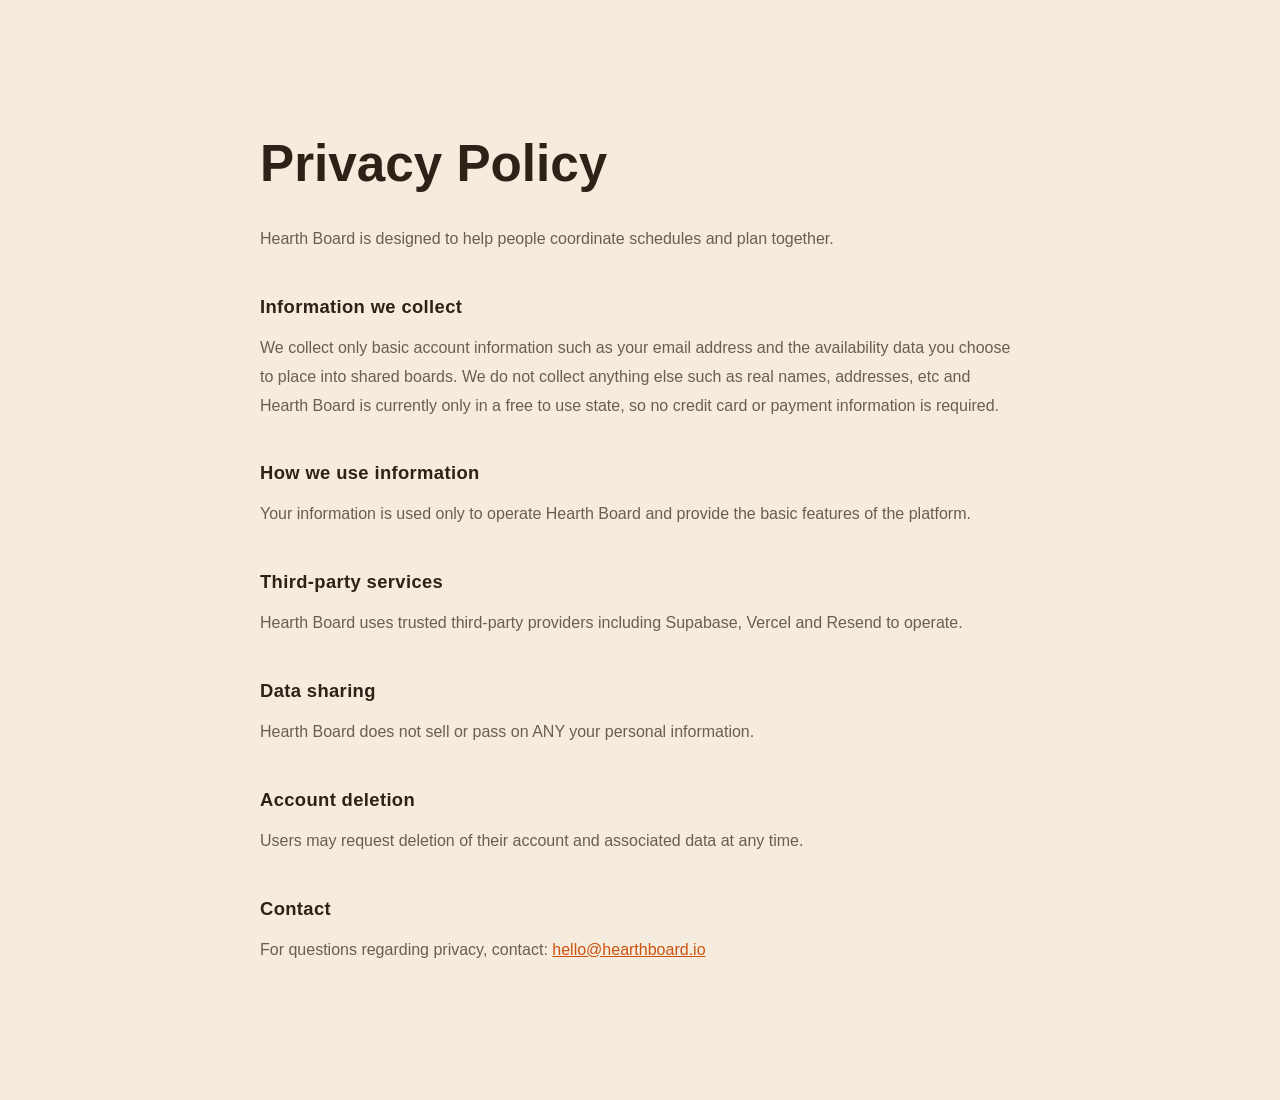
<file: privacy.html>
<!DOCTYPE html>
<html lang="en">
<head>
  <meta charset="UTF-8" />
  <meta name="viewport" content="width=device-width, initial-scale=1.0" />
  <title>Privacy Policy • Hearth Board</title>

  <link rel="stylesheet" href="/styles.css" />
</head>

<body class="legal-page" style="visibility: visible;">

  <main class="legal-wrap">
    <h1>Privacy Policy</h1>

    <p>
      Hearth Board is designed to help people coordinate schedules and plan together.
    </p>

    <h2>Information we collect</h2>

    <p>
      We collect only basic account information such as your email address and the availability data you choose to place into shared boards. We do not collect anything else such as real names, addresses, etc and Hearth Board is currently only in a free to use state, so no credit card or payment information is required.
    </p>

    <h2>How we use information</h2>

    <p>
      Your information is used only to operate Hearth Board and provide the basic features of the platform.
    </p>

    <h2>Third-party services</h2>

    <p>
      Hearth Board uses trusted third-party providers including Supabase, Vercel and Resend to operate.
    </p>

    <h2>Data sharing</h2>

    <p>
      Hearth Board does not sell or pass on ANY your personal information.
    </p>

    <h2>Account deletion</h2>

    <p>
      Users may request deletion of their account and associated data at any time.
    </p>

    <h2>Contact</h2>

    <p>
      For questions regarding privacy, contact:
      <a href="mailto:hello@hearthboard.io">hello@hearthboard.io</a>
    </p>

  </main>

</body>
</html>
</file>
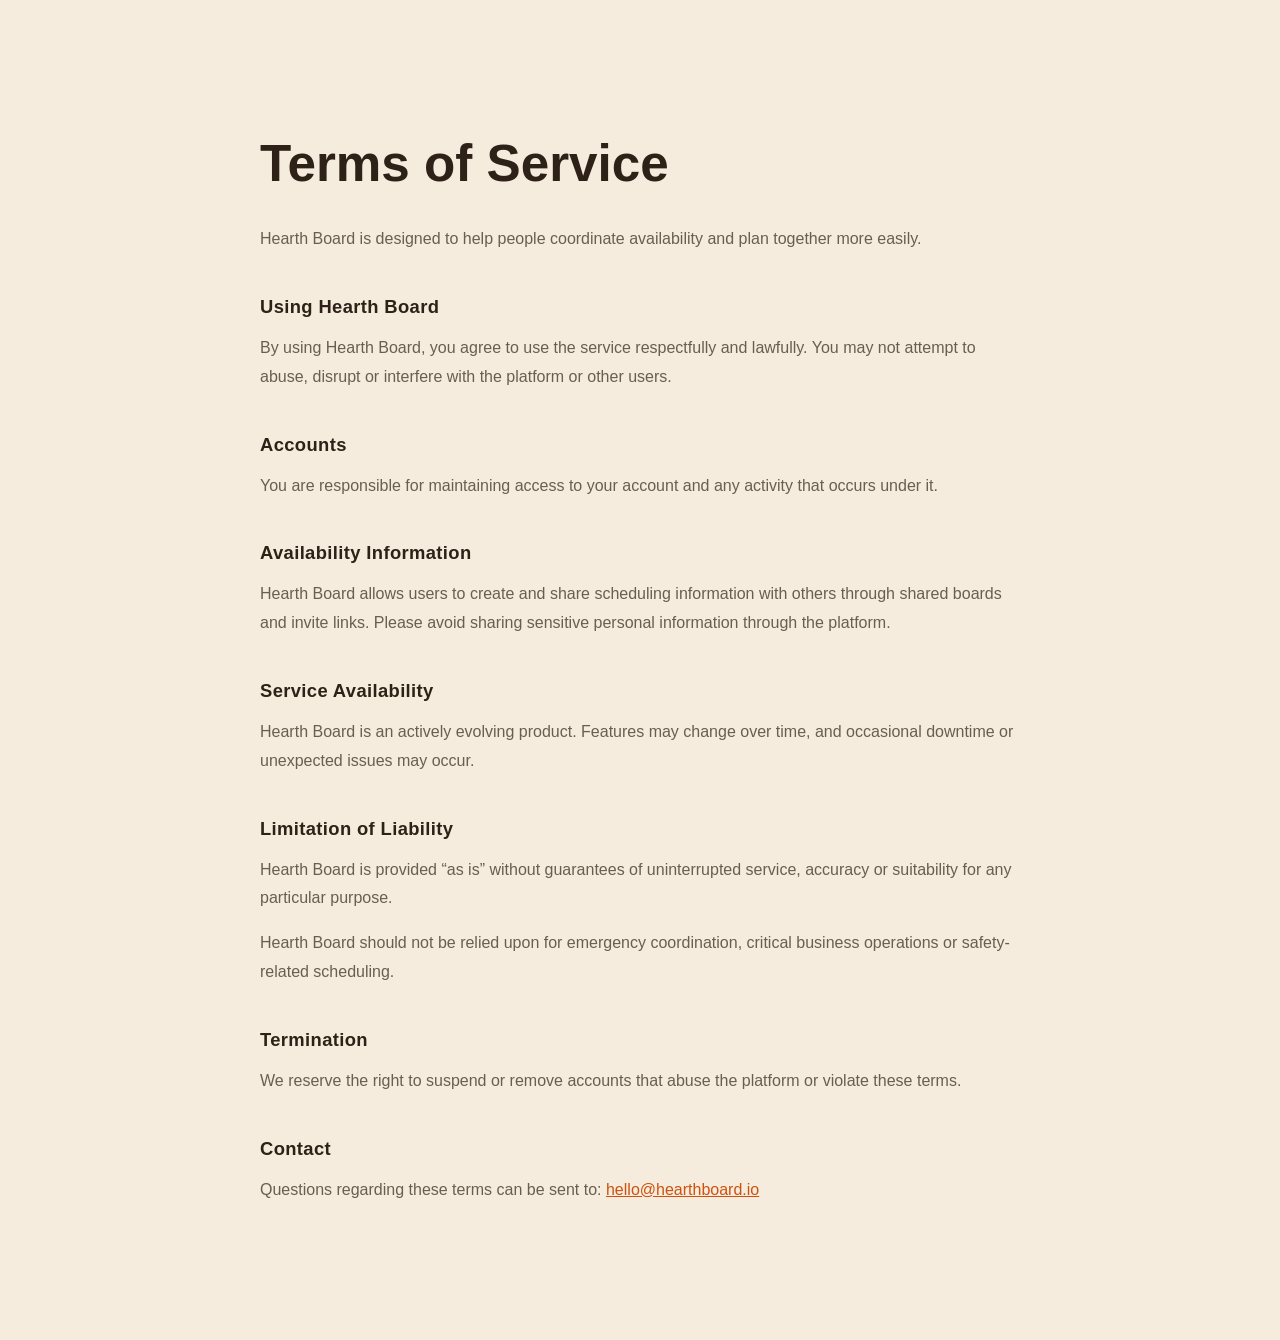
<file: terms.html>
<!DOCTYPE html>
<html lang="en">
<head>
  <meta charset="UTF-8" />
  <meta name="viewport" content="width=device-width, initial-scale=1.0" />
  <title>Terms of Service • Hearth Board</title>

  <link rel="stylesheet" href="/styles.css" />
</head>

<body class="legal-page" style="visibility: visible;">

  <main class="legal-wrap">
    <h1>Terms of Service</h1>

    <p>
      Hearth Board is designed to help people coordinate availability and plan together more easily.
    </p>

    <h2>Using Hearth Board</h2>

    <p>
      By using Hearth Board, you agree to use the service respectfully and lawfully.
      You may not attempt to abuse, disrupt or interfere with the platform or other users.
    </p>

    <h2>Accounts</h2>

    <p>
      You are responsible for maintaining access to your account and any activity that occurs under it.
    </p>

    <h2>Availability Information</h2>

    <p>
      Hearth Board allows users to create and share scheduling information with others through shared boards and invite links.
      Please avoid sharing sensitive personal information through the platform.
    </p>

    <h2>Service Availability</h2>

    <p>
      Hearth Board is an actively evolving product. Features may change over time, and occasional downtime or unexpected issues may occur.
    </p>

    <h2>Limitation of Liability</h2>

    <p>
      Hearth Board is provided “as is” without guarantees of uninterrupted service, accuracy or suitability for any particular purpose.
    </p>

    <p>
      Hearth Board should not be relied upon for emergency coordination, critical business operations or safety-related scheduling.
    </p>

    <h2>Termination</h2>

    <p>
      We reserve the right to suspend or remove accounts that abuse the platform or violate these terms.
    </p>

    <h2>Contact</h2>

    <p>
      Questions regarding these terms can be sent to:
      <a href="mailto:hello@hearthboard.io">hello@hearthboard.io</a>
    </p>

  </main>

</body>
</html>
</file>
<file: styles.css>
html, body {
      height: 100%;
      min-height: 100dvh;
      margin: 0;
      padding: 0;
      background: var(--landing-bg);
    }

html {
  scrollbar-color: rgba(181, 145, 58, 0.28) var(--landing-bg);
}

::-webkit-scrollbar {
  width: 12px;
}

::-webkit-scrollbar-track {
  background: var(--landing-bg);
}

::-webkit-scrollbar-thumb {
  background: rgba(181, 145, 58, 0.28);
  border-radius: 999px;
  border: 3px solid var(--landing-bg);
}

::-webkit-scrollbar-thumb:hover {
  background: rgba(181, 145, 58, 0.42);
}

body {
  font-family: "Inter", -apple-system, BlinkMacSystemFont, "Segoe UI", sans-serif;
  margin: 0;
  background:
    radial-gradient(
      circle at 20% 20%,
      rgba(255, 215, 0, 0.08),
      transparent 40%
    ),
    radial-gradient(
      circle at 80% 30%,
      rgba(204, 82, 16, 0.06),
      transparent 40%
    ),
    linear-gradient(180deg, #fbf8f4, #f1ebe3);
  min-height: 100dvh;
  visibility: hidden;
}

body.account-view #dash-topbar {
  display: none !important;
}

#landing-bg {
  position: fixed;
  inset: 0;
  z-index: 0;
  pointer-events: none;
  background: #F6ECDD;
  background-image: none !important;
  filter: none !important;
  opacity: 1;
}

#profile-setup,
#dashboard,
#route-error,
#create-board,
#calendar-topbar,
#calendar,
#calendar-side{
  position: relative;
  z-index: 1;
}

/* =========================
   PROFILE SETUP
   ========================= */

.profile-setup {
  padding: 20px;
}

.profile-card {
  max-width: 520px;
  margin: 60px auto;
  padding: 18px;
  box-sizing: border-box;

  background: rgba(248, 245, 239, 0.96);
  border: 1px solid rgba(126, 104, 82, 0.14);
  border-radius: 18px;
  box-shadow: 0 18px 50px rgba(96, 72, 48, 0.14);
  backdrop-filter: blur(12px);
}

.profile-title {
  font-weight: 800;
  font-size: 20px;
  color: #2f241a;
}

.profile-subtitle {
  margin-top: 6px;
  font-size: 13px;
  color: #6b5c4f;
  opacity: 0.8;
}

.profile-field {
  margin-top: 18px;
}

.profile-label {
  display: block;
  font-weight: 600;
  margin-bottom: 6px;
  color: #3a2f25;
}

.profile-input {
  width: 100%;
  padding: 12px;
  border-radius: 12px;
  border: 1px solid rgba(126, 104, 82, 0.18);
  background: rgba(255, 255, 255, 0.92);
  box-sizing: border-box;
  font-family: inherit;
}

/* match your input focus style */
.profile-input:focus {
  outline: none;
  border-color: rgba(204, 82, 16, 0.32);
  box-shadow: 0 0 0 3px rgba(204, 82, 16, 0.10);
}

.profile-submit-btn {
  margin-top: 18px;
  width: 100%;
  height: 46px;
  border-radius: 12px;
  border: 1px solid rgba(126, 104, 82, 0.18);
  background: rgba(252, 248, 242, 0.92);
  color: #2f241b;
  font-weight: 700;
  box-shadow: 0 2px 8px rgba(96, 72, 48, 0.08);
  transition:
    transform 120ms ease,
    box-shadow 120ms ease,
    background 120ms ease,
    border-color 120ms ease;
}

.profile-submit-btn:hover {
  background: rgba(253, 249, 244, 1);
  transform: translateY(-1px);
  box-shadow: 0 8px 18px rgba(96, 72, 48, 0.10);
}

.profile-submit-btn:active {
  transform: translateY(0) scale(0.98);
  box-shadow: 0 2px 8px rgba(96, 72, 48, 0.08);
}

.profile-submit-btn:focus-visible {
  outline: none;
  box-shadow:
    0 0 0 3px rgba(204, 82, 16, 0.12),
    0 8px 18px rgba(96, 72, 48, 0.10);
}

body.logged-in #landing-bg{
 opacity:0;
 animation: none;
}

body.logged-in #landing-bg::after{
  opacity: 0;
}

#calendar {
  margin: 10px 0 20px;
  overflow-x: auto;
  display: block;
  min-height: 200px;
  padding: 0 20px;
}

.calendar-fade {
  position: relative;
}

.calendar-fade::after {
  content: "";
  position: absolute;
  top: 0;
  right: 0;
  width: 72px;
  height: 100%;
  pointer-events: none;
  z-index: 5;

  background: linear-gradient(
    to right,
    rgba(247, 244, 236, 0) 0%,
    rgba(247, 244, 236, 0.65) 45%,
    rgba(247, 244, 236, 0.95) 100%
  );
}

.calendar-fade:has(.whole-day-wrap)::after {
  display: none;
}

.calendar-meta-stack {
  display: flex;
  flex-direction: column;
  align-items: flex-start;
  line-height: 1.1;
}

.calendar-meta-line{
  color: #6b5c4f;
  font-size: 15px;
  margin-top: 2px;
}

.calendar-meta-main {
  white-space: nowrap;
}

.calendar-meta-subtext {
  font-size: 11px;
  opacity: 0.6;
  margin-top: 2px;
  white-space: nowrap;
}

.calendar-topbar-right{
  display: flex;
  flex-direction: column;
  align-items: flex-end;
  gap: 6px;
  text-align: right;
  margin-right: 30px;
}

#calendar-title-wrap{
  flex: 1;
  justify-content: center;
  align-items: center;
}

#calendar-title{
  font-size: 24px;
  font-weight: 700;
  letter-spacing: 0.1em;
  color: #2f241b;
  padding-top: 24px;
  padding-left: 24px;
}

#calendar-title::after {
  content: "";
  display: block;
  width: 16px;
  height: 3px;
  border-radius: 2px;
  background: linear-gradient(90deg, #e58a1f, #f3b24a);
  opacity: 0.9;
}

.calendar-topbar{
  width: 100%;
  margin-top: 0;
  padding: 14px 20px 0;
  display: flex;
  justify-content: space-between;
  align-items: flex-start;
  gap: 16px;
  box-sizing: border-box;
}

.calendar-topbar-left {
  display: flex;
  flex-direction: row;
  align-items: flex-start;
  gap: 10px;
}

.calendar-topbar-left-group {
  height: 100%;
  display: flex;
  flex-direction: column;
}

/* =========================
   CALENDAR LOADING STATE
   ========================= */

.calendar-loading {
  position: fixed;
  inset: 0;
  z-index: 25000;

  display: none;
  align-items: center;
  justify-content: center;

  background:
    linear-gradient(
      180deg,
      rgba(251, 248, 244, 0.58),
      rgba(241, 235, 227, 0.64)
    );
  backdrop-filter: blur(18px);
  -webkit-backdrop-filter: blur(18px);
}

.calendar-loading__inner {
  text-align: center;
  display: flex;
  flex-direction: column;
  align-items: center;
  gap: 10px;
  padding: 20px 24px;
}

.calendar-loading__spinner {
  width: 34px;
  height: 34px;
}

.calendar-loading__title {
  font-size: 18px;
  font-weight: 700;
  color: #2f241a;
  letter-spacing: -0.01em;
}

.calendar-loading__subtext {
  font-size: 12px;
  color: #6b5c4f;
  opacity: 0.78;
}

.calendar-loading {
  opacity: 0;
  transition: opacity 180ms ease;
}

.calendar-loading.is-visible {
  opacity: 1;
}

.pending-requests-mobile-bar {
  display: none;
}

.pending-requests-side-card {
  margin: 24px;
  padding: 10px;
  border-radius: 6px;
  border-color: rgba(229, 138, 31, 0.35);
  background: rgba(229, 138, 31, 0.88);
  backdrop-filter: blur(8px);
  -webkit-backdrop-filter: blur(8px);

  box-shadow:
    0 6px 24px rgba(229, 138, 31, 0.22),
    0 0 12px rgba(229, 138, 31, 0.12);

  animation: pendingRequestsPopIn 0.55s cubic-bezier(0.2, 1.4, 0.35, 1) 1s both;
  transform-origin: center;
}

@keyframes pendingRequestsPopIn {
  0% {
    opacity: 0;
    transform: scale(0.82) translateY(-8px);
  }

  65% {
    opacity: 1;
    transform: scale(1.04) translateY(0);
  }

  100% {
    opacity: 1;
    transform: scale(1);
  }
}

.pending-requests-side-card[hidden],
.pending-requests-mobile-bar[hidden] {
  display: none !important;
}

.pending-requests-side-card button {
  margin-top: 10px;
  width: 100%;
}

.request-row {
  display: flex;
  justify-content: space-between;
  align-items: center;
  padding: 10px 0;
  border-bottom: 1px solid rgba(0,0,0,0.08);
  gap: 14px;
  min-width: 0;
}

.request-email {
  font-weight: 600;
  flex: 1;
  min-width: 0;
  overflow: hidden;
  text-overflow: ellipsis;
  white-space: nowrap;
}

.request-actions {
  display: flex;
  flex-direction: row;
  flex-shrink: 0;
}

.request-actions button {
  margin-left: 8px;
  padding: 6px 10px;
  border-radius: 8px;
  border: none;
  cursor: pointer;
}

.approve-btn {
  background: #22c55e;
  color: white;
}

.deny-btn {
  background: #ef4444;
  color: white;
}

.block-btn {
  background: #7f1d1d;
  color: white;
}

/* =========================
   MOBILE VIEW TIP
   ========================= */

.mobile-view-tip {
  position: fixed;
  inset: 0;
  z-index: 9999;
  pointer-events: none;
  background: rgba(0, 0, 0, 0.15);
  backdrop-filter: blur(2px);
  -webkit-backdrop-filter: blur(6px);
}

/* Card */
.mobile-view-tip__card {
  position: absolute;
  width: 200px;
  max-width: 90vw;

  pointer-events: auto;

  padding: 10px 8px;
  border-radius: 16px;

  background:
    linear-gradient(180deg, rgba(255, 247, 237, 0.80), rgba(248, 232, 214, 0.70));

  box-shadow:
    0 10px 30px rgba(0,0,0,0.18),
    inset 0 1px 0 rgba(255,255,255,0.2);

  backdrop-filter: blur(4px);
}

/* Arrow pointing to header */
.mobile-view-tip__arrow {
  position: absolute;
  width: 14px;
  height: 14px;

  background: rgba(248, 232, 214, 0.98);

  transform: rotate(45deg);

  box-shadow:
    -2px -2px 6px rgba(0,0,0,0.08);
}

/* Close button */
.mobile-view-tip__close {
  position: absolute;
  top: 6px;
  right: 8px;

  border: none;
  background: transparent;
  font-size: 18px;
  cursor: pointer;
  color: #9a3412;
}

/* Text styles */
.mobile-view-tip__eyebrow {
  font-size: 11px;
  text-transform: uppercase;
  letter-spacing: 0.06em;
  opacity: 0.7;
  margin-bottom: 2px;
}

.mobile-view-tip__title {
  font-size: 14px;
  font-weight: 600;
  margin-bottom: 8px;
}

.mobile-view-tip__text {
  font-size: 12px;
  opacity: 0.8;
  margin-top: 6px;
}

/* Video */
.mobile-view-tip__media {
  width: 100%;
  border-radius: 10px;
  overflow: hidden;
  background: #000;
}

.mobile-view-tip__video {
  width: 100%;
  display: block;
}

.whole-day-wrap.inspect-column-mode .whole-day-month-card {
  opacity: 1;
}

/* Dim only the active month's non-selected cells */
.whole-day-wrap.inspect-column-mode .whole-day-month-card.inspect-month-active .whole-day-cell[data-weekday] {
  opacity: 0.35;
  transition:
    opacity 180ms ease,
    background 180ms ease,
    box-shadow 180ms ease,
    border-color 180ms ease,
    transform 180ms ease;
}

/* Selected whole-day cells need the same border treatment as normal inspect mode */
.whole-day-wrap.inspect-column-mode .whole-day-month-card.inspect-month-active .whole-day-cell.inspect-column-cell {
  position: relative;
  z-index: 1;
  opacity: 1;
  background:
    linear-gradient(180deg, rgba(255, 248, 240, 0.98), rgba(248, 236, 220, 0.98)) !important;
}

/* Draw the inspect border ABOVE the cell background */
.whole-day-wrap.inspect-column-mode .whole-day-month-card.inspect-month-active .whole-day-cell.inspect-column-cell::after {
  content: "";
  position: absolute;
  inset: 0;
  pointer-events: none;
  z-index: 2;

  box-shadow:
    inset 1px 0 0 rgba(229, 138, 31, 0.9),
    inset -1px 0 0 rgba(229, 138, 31, 0.9);
}

/* Gold cells in inspect mode stay gold, same as normal calendar */
.whole-day-wrap.inspect-column-mode .whole-day-month-card.inspect-month-active .whole-day-cell.inspect-column-cell.gold-cell,
.whole-day-wrap.inspect-column-mode .whole-day-month-card.inspect-month-active .whole-day-cell.gold-cell.inspect-column-cell {
  background: linear-gradient(
    145deg,
    rgba(247, 216, 74, 0.82) 0%,
    rgba(237, 188, 52, 0.82) 58%,
    rgba(216, 146, 30, 0.82) 100%
  ) !important;
  filter: none !important;
}

/* Active month weekday headers dim slightly */
.whole-day-wrap.inspect-column-mode .whole-day-month-card.inspect-month-active .whole-day-weekday {
  opacity: 0.55;
  transition:
    opacity 180ms ease,
    color 180ms ease,
    text-shadow 180ms ease,
    background 180ms ease,
    box-shadow 180ms ease;
}

/* Active header matches normal calendar inspect header */
.whole-day-wrap.inspect-column-mode .whole-day-month-card.inspect-month-active .whole-day-weekday.inspect-column-active {
  position: relative;
  z-index: 2;
  opacity: 1;
  color: #e58a1f;
  background:
    linear-gradient(
      180deg,
      rgba(255, 247, 237, 0.98),
      rgba(248, 232, 214, 0.98)
    );
  text-shadow:
    0 1px 0 rgba(255,255,255,0.5),
    0 0 6px rgba(243, 178, 74, 0.25);
}

/* Header border overlay, same strength as normal calendar */
.whole-day-wrap.inspect-column-mode .whole-day-month-card.inspect-month-active .whole-day-weekday.inspect-column-active::after {
  content: "";
  position: absolute;
  inset: 0;
  pointer-events: none;
  z-index: 2;

  box-shadow:
    inset 1px 0 0 rgba(229, 138, 31, 0.9),
    inset -1px 0 0 rgba(229, 138, 31, 0.9),
    inset 0 1px 0 rgba(229, 138, 31, 0.9);
}

/* Bottom of selected column — closes the open bottom edge */
.whole-day-wrap.inspect-column-mode .whole-day-month-card.inspect-month-active .whole-day-grid > .whole-day-cell.inspect-column-cell:last-child::after,
.whole-day-wrap.inspect-column-mode .whole-day-month-card.inspect-month-active .whole-day-grid > .whole-day-cell.inspect-column-cell:nth-last-child(1)::after,
.whole-day-wrap.inspect-column-mode .whole-day-month-card.inspect-month-active .whole-day-grid > .whole-day-cell.inspect-column-cell:nth-last-child(2)::after,
.whole-day-wrap.inspect-column-mode .whole-day-month-card.inspect-month-active .whole-day-grid > .whole-day-cell.inspect-column-cell:nth-last-child(3)::after,
.whole-day-wrap.inspect-column-mode .whole-day-month-card.inspect-month-active .whole-day-grid > .whole-day-cell.inspect-column-cell:nth-last-child(4)::after,
.whole-day-wrap.inspect-column-mode .whole-day-month-card.inspect-month-active .whole-day-grid > .whole-day-cell.inspect-column-cell:nth-last-child(5)::after,
.whole-day-wrap.inspect-column-mode .whole-day-month-card.inspect-month-active .whole-day-grid > .whole-day-cell.inspect-column-cell:nth-last-child(6)::after,
.whole-day-wrap.inspect-column-mode .whole-day-month-card.inspect-month-active .whole-day-grid > .whole-day-cell.inspect-column-cell:nth-last-child(7)::after {
  box-shadow:
    inset 1px 0 0 rgba(229, 138, 31, 0.9),
    inset -1px 0 0 rgba(229, 138, 31, 0.9),
    inset 0 -1px 0 rgba(229, 138, 31, 0.9);
}

/* Day numbers in selected cells */
.whole-day-wrap.inspect-column-mode .whole-day-month-card.inspect-month-active .whole-day-cell.inspect-column-cell .whole-day-cell__number {
  color: #e58a1f;
}
/* Button */
.mobile-view-tip__button {
  margin-top: 10px;
  width: 100%;
  border: none;
  border-radius: 10px;
  padding: 8px 10px;

  background: linear-gradient(180deg, #e58a1f, #cc5210);
  color: white;
  font-weight: 600;
  cursor: pointer;
}

/* Slight fade-in */
.mobile-view-tip--visible {
  animation: mobileViewTipFade 220ms ease-out;
}

@keyframes mobileViewTipFade {
  from {
    opacity: 0;
    transform: translateY(6px);
  }
  to {
    opacity: 1;
    transform: translateY(0);
  }
}

.centered-container {
  max-width: 1180px;
  margin: 0;
  padding: 14px 34px;
  text-align: center;
  }    

    .primary-btn {
      padding: 10px 18px;
      font-size: 15px;
      cursor: pointer;
    }

    #rows-container input {
      margin-top: 10px;
    }

    table {
      border-collapse: separate;
      margin: 0;
      display: table;
    }

#availabilityTable { 
 display: table;
 border-collapse: collapse;
 width: max-content;
 min-width: 700px;
}

#availabilityTable th, 
#availabilityTable td {
  border: 1px solid rgba(126, 104, 82, 0.33);
  min-width: 70px;
  height: 50px;
}

/* Keep selected column border visible even on gold cells */
#availabilityTable.inspect-column-mode td.inspect-column-cell {
  position: relative;
  z-index: 1;
}

/* Draw the inspect border ABOVE the cell background */
#availabilityTable.inspect-column-mode td.inspect-column-cell::after {
  content: "";
  position: absolute;
  inset: 0;
  pointer-events: none;
  z-index: 2;

  box-shadow:
    inset 1px 0 0 rgba(229, 138, 31, 0.9),
    inset -1px 0 0 rgba(229, 138, 31, 0.9);
}

/* Top of selected column */
#availabilityTable.inspect-column-mode th.day-header.inspect-column-active {
  position: relative;
  z-index: 2;
}

#availabilityTable.inspect-column-mode th.day-header.inspect-column-active::after {
  content: "";
  position: absolute;
  inset: 0;
  pointer-events: none;
  z-index: 2;

  box-shadow:
    inset 1px 0 0 rgba(229, 138, 31, 0.9),
    inset -1px 0 0 rgba(229, 138, 31, 0.9),
    inset 0 1px 0 rgba(229, 138, 31, 0.9);
}

/* Bottom of selected column */
#availabilityTable.inspect-column-mode tr:last-child td.inspect-column-cell::after {
  box-shadow:
    inset 1px 0 0 rgba(229, 138, 31, 0.9),
    inset -1px 0 0 rgba(229, 138, 31, 0.9),
    inset 0 -1px 0 rgba(229, 138, 31, 0.9);
}

/* Gold cells in inspect mode: keep them gold, just soften slightly */
#availabilityTable.inspect-column-mode td.gold-cell.inspect-column-cell,
#availabilityTable.inspect-column-mode td.inspect-column-cell.gold-cell {
  background: linear-gradient(
    145deg,
    rgba(247, 216, 74, 0.82) 0%,
    rgba(237, 188, 52, 0.82) 58%,
    rgba(216, 146, 30, 0.82) 100%
  ) !important;
  filter: none !important;
}




/* Alternate day columns (warmer tone) */
#availabilityTable td:nth-child(odd),
#availabilityTable th:nth-child(odd) {
  background:
    linear-gradient(
      180deg,
      rgba(246, 236, 222, 0.8),
      rgba(236, 222, 204, 0.2)
    );
}

/* Slight vertical separation boost */
#availabilityTable td {
  box-shadow: inset 0 1px 0 rgba(255,255,255,0.35);
}

th, td {
  border: 1px solid rgba(126, 104, 82, 0.26);
  padding: 10px;
}

td > .dot-container {
  width: 100%;
}

th {
  position: sticky;
  top: 0;
  z-index: 5;
  background: linear-gradient(180deg, rgba(252, 249, 244, 0.96), rgba(247, 241, 232, 0.96));
  box-shadow: inset 0 -1px 0 rgba(126, 104, 82, 0.12);
}
    
.day-header {
  font-weight: 700;
  color: #4e3f33;
  letter-spacing: -0.01em;
  cursor: pointer;
  user-select: none;
  -webkit-tap-highlight-color: transparent;
  transition:
    background 180ms ease,
    box-shadow 180ms ease,
    transform 180ms ease,
    color 180ms ease,
    opacity 180ms ease;
}

.day-header:active {
  transform: translateY(1px);
}

.day-header.inspect-column-active {
  color: #e58a1f;
  background:
    linear-gradient(
      180deg,
      rgba(255, 247, 237, 0.98),
      rgba(248, 232, 214, 0.98)
    );

  text-shadow:
    0 1px 0 rgba(255,255,255,0.5),
    0 0 6px rgba(243, 178, 74, 0.25);
}

#availabilityTable.inspect-column-mode th.day-header:not(.inspect-column-active),
#availabilityTable.inspect-column-mode td[data-day][data-time]:not(.inspect-column-cell) {
  opacity: 0.35;
}

#availabilityTable.inspect-column-mode td[data-day][data-time] {
  transition:
    opacity 180ms ease,
    background 180ms ease,
    box-shadow 180ms ease,
    transform 180ms ease,
    border-color 180ms ease;
}

#availabilityTable.inspect-column-mode td.inspect-column-cell {
  opacity: 1;
  background:
    linear-gradient(180deg, rgba(255, 248, 240, 0.98), rgba(248, 236, 220, 0.98)) !important;
}

/* top of the full column */
#availabilityTable.inspect-column-mode th.day-header.inspect-column-active {
  opacity: 1;
  color: #e58a1f;

  background:
    linear-gradient(
      180deg,
      rgba(255, 247, 237, 0.98),
      rgba(248, 232, 214, 0.98)
    );

  box-shadow:
    inset 1px 0 0 rgba(229, 138, 31, 0.65),
    inset -1px 0 0 rgba(229, 138, 31, 0.65),
    inset 0 1px 0 rgba(229, 138, 31, 0.65);

  text-shadow:
    0 1px 0 rgba(255,255,255,0.5),
    0 0 6px rgba(243, 178, 74, 0.25);
}

#availabilityTable.inspect-column-mode td.inspect-column-cell:hover {
  transform: none;
}

#availabilityTable.inspect-column-mode .time-label,
#availabilityTable.inspect-column-mode .calendar-meta-corner {
  opacity: 1;
}

/* Month divider line */
th.day-header.month-break,
td.month-break {
  background: linear-gradient(
    180deg,
    #f3e7d8,
    #ead9c4
  ) !important;

  border-left: 2px solid rgba(126, 104, 82, 0.42) !important;
  box-shadow: inset 0 1px 0 rgba(255,255,255,0.35);
}

th.day-header.month-break {
  background:
    linear-gradient(
      to right,
      rgba(196, 176, 126, 0.20) 0,
      rgba(196, 176, 126, 0.08) 10px,
      transparent 22px
    ),
    linear-gradient(
      180deg,
      rgba(252, 249, 244, 0.96),
      rgba(247, 241, 232, 0.96)
    );
}

td.month-break {
  background:
    linear-gradient(
      to right,
      rgba(196, 176, 126, 0.14) 0,
      rgba(196, 176, 126, 0.05) 10px,
      transparent 20px
    );
}

td.month-break:not(.gold-cell):hover {
  background: linear-gradient(
    180deg,
    #f7ecdf,
    #eddcc7
  ) !important;
  box-shadow:
    inset 0 1px 0 rgba(255,255,255,0.45),
    0 0 0 1px rgba(204, 82, 16, 0.22),
    0 8px 18px rgba(96, 72, 48, 0.12);
}

.monthday {
  font-size: 13px;
  color: #6b5c4f;
  margin-top: -34px;
  display: block;
}
    
.time-label {
  font-weight: 650;
  width: 120px;
  border-right: 1px solid rgba(126, 104, 82, 0.24);
  background: linear-gradient(180deg, rgba(246, 240, 232, 0.98), rgba(240, 232, 222, 0.98));
  color: #3f3329;
  position: sticky;
  left: 0;
  z-index: 4;
  box-shadow: inset -1px 0 0 rgba(255,255,255,0.35);
}

/* =========================
   WHOLE DAY / ALL DAY VIEW
   ========================= */

.whole-day-wrap {
  display: flex;
  grid-template-columns: repeat(2, minmax(340px, 1fr));
  gap: 18px;
  align-items: start;
  min-width: 760px;
  flex-direction: row;
}

.whole-day-month-card {
  border: 1px solid rgba(126, 104, 82, 0.18);
  border-radius: 20px;
  background: rgba(252, 248, 242, 0.88);
  box-shadow: 0 10px 24px rgba(96, 72, 48, 0.08);
  backdrop-filter: blur(10px);
  overflow: hidden;
  min-width: 600px;
}

.whole-day-month-card__title {
  padding: 16px 18px 12px;
  font-size: 18px;
  font-weight: 700;
  color: #3f3329;
}

.whole-day-weekdays,
.whole-day-grid {
  display: grid;
  grid-template-columns: repeat(7, 1fr);
}

.whole-day-weekday {
  padding: 10px 6px;
  text-align: center;
  font-size: 12px;
  font-weight: 700;
  color: #6b5c4f;
  background: linear-gradient(180deg, rgba(246, 240, 232, 0.98), rgba(238, 229, 218, 0.98));
  border-top: 1px solid rgba(126, 104, 82, 0.12);
  border-bottom: 1px solid rgba(126, 104, 82, 0.12);
  transition:
    opacity 180ms ease,
    color 180ms ease,
    text-shadow 180ms ease,
    background 180ms ease,
    box-shadow 180ms ease,
    border-color 180ms ease;
}

.whole-day-cell {
  position: relative;
  min-height: 92px;
  border-right: 1px solid rgba(126, 104, 82, 0.14);
  border-bottom: 1px solid rgba(126, 104, 82, 0.14);
  background: linear-gradient(180deg, rgba(252, 249, 244, 0.96), rgba(247, 241, 232, 0.96));
  transition:
    opacity 180ms ease,
    background 180ms ease,
    box-shadow 180ms ease,
    transform 180ms ease,
    border-color 180ms ease,
    filter 180ms ease;
  cursor: pointer;
}

.whole-day-cell__number {
  position: absolute;
  top: 8px;
  left: 10px;
  font-size: 13px;
  font-weight: 700;
  color: #4e3f33;
  z-index: 2;
  transition:
    color 180ms ease,
    opacity 180ms ease,
    text-shadow 180ms ease;
}

.whole-day-cell:nth-child(7n) {
  border-right: none;
}

.whole-day-cell:hover:not(.whole-day-cell--past):not(.whole-day-cell--empty):not(.gold-cell) {
  background: linear-gradient(180deg, rgba(255, 250, 242, 0.98), rgba(249, 241, 229, 0.98));
  box-shadow:
    inset 0 1px 0 rgba(255,255,255,0.35),
    0 0 0 1px rgba(204, 82, 16, 0.10),
    0 6px 16px rgba(96, 72, 48, 0.08);
}

.whole-day-cell.gold-cell:hover {
  filter: brightness(1.02);
  background: linear-gradient(
    145deg,
    #f7d84a 0%,
    #edbc34 58%,
    #d8921e 100%
  );
}

.whole-day-cell--empty {
  background: transparent;
  cursor: default;
}

.whole-day-cell--past {
  opacity: 0.55;
  cursor: not-allowed;
  background:
    linear-gradient(180deg, rgba(239, 232, 224, 0.9), rgba(233, 224, 214, 0.9));
}

.whole-day-cell--today {
  box-shadow:
    inset 0 0 0 2px rgba(202, 138, 4, 0.45),
    inset 0 1px 0 rgba(255,255,255,0.35);
}

.whole-day-cell__dots {
  inset: 28px 8px 8px 8px;
  display: flex;
  align-items: center;
  justify-content: center;
  height: 100%;
  width: 100%;
  margin-top: 3px;
}

#legend{
  max-width: 320px;
  min-width: 220px;
  display: block;
  margin-bottom: 20px;
}

.legend-item {
  display: flex;
  align-items: center;
  gap: 8px;
  margin: 7px 0;
}

.legend-user-row {
  display: flex;
  align-items: center;
  gap: 10px;
  justify-content: space-between;
  min-width: 0;
  flex-wrap: wrap;
}

.legend-user-name {
  flex: 1;
  min-width: 0;
  line-height: 1.25;
  overflow: hidden;
  text-overflow: ellipsis;
  white-space: nowrap;
}

.legend-local-colour-btn {
  padding: 6px 10px;
  border-radius: 10px;
  border: 1px solid rgba(126, 104, 82, 0.18);
  background: rgba(252, 248, 242, 0.92);
  cursor: pointer;
  font-size: 12px;
  font-weight: 600;
}

.legend-local-colour-btn:hover {
  background: rgba(253, 249, 244, 1);
}

.color-box {
  width: 20px;
  height: 20px;
  margin-right: 0;
  border: 1px solid #ccc;
  flex: 0 0 auto;
}

.footer-note{
  max-width: 980px;
  margin: 8px 20px 8px;
  margin-left: 20px;
  padding: 12px 14px;
  border-radius: 16px;
  border: 1px solid rgba(126, 104, 82, 0.18);
  background: rgba(249, 243, 236, 0.78);
  backdrop-filter: blur(10px);
}

.footer-note__header{
  display:flex;
  align-items:center;
  justify-content:space-between;
  gap: 12px;
  margin-bottom: 8px;
}

.footer-note__title{
  font-weight: 700;
  font-size: 13px;
  opacity: 0.85;
}

.footer-note__display{
  font-size: 13px;
  line-height: 1.45;
  opacity: 0.9;
  white-space: pre-wrap; /* keeps newlines */
}

.footer-note__placeholder{
  opacity: 0.55;
  font-style: italic;
}

.footer-note__editor textarea{
  width: 100%;
  box-sizing: border-box;
  resize: none;
  padding: 10px 12px;
  border-radius: 12px;
  border: 1px solid rgba(126, 104, 82, 0.18);
  background: rgba(252, 248, 242, 0.92);
  font-size: 13px;
  line-height: 1.4;
}

.footer-note__actions{
  display:flex;
  gap: 10px;
  align-items:center;
  margin-top: 10px;
}

.footer-note--top{
  margin: 0;
  margin-left: 0;
  width: 50%;
  max-height: clamp(120px, 22vh, 260px);
  overflow: auto;
}

.footer-note .footer-edit-btn {
  background: rgba(252, 248, 242, 0.88);
  border: 1px solid rgba(126, 104, 82, 0.18);
  font-weight: 600;
}

.footer-note .footer-edit-btn:hover {
  background: rgba(253, 249, 244, 1);
}

@media (max-width: 720px){
  .footer-note--top{
    width: 100%;
  }
}

td {
  transition: box-shadow 0.22s ease, background 0.22s ease, transform 0.22s ease;
  border-radius: 0;
  background: linear-gradient(180deg, rgba(252, 249, 244, 0.96), rgba(247, 241, 232, 0.96));
  box-shadow: inset 0 1px 0 rgba(255,255,255,0.28);
}

    .gold-header {
      background: linear-gradient(135deg, gold, #ffef9f) !important;
      color: #6a5200 !important;
      box-shadow: 0 0 10px rgba(255, 215, 0, 0.7);
      font-weight: 700;
    }

/* Normal cells */
td:not(.gold-cell):hover {
  background: linear-gradient(
    180deg,
    rgba(255, 253, 248, 1),
    rgba(252, 244, 233, 1)
  );
  box-shadow:
    inset 0 1px 0 rgba(255,255,255,0.48),
    0 0 0 1px rgba(204, 82, 16, 0.24),
    0 10px 22px rgba(96, 72, 48, 0.14);
  cursor: pointer;
}

/* Zebra cells (slightly darker hover so it still contrasts) */
#availabilityTable td:nth-child(odd):not(.gold-cell):hover {
  background: linear-gradient(
    180deg,
    rgba(250, 242, 230, 1),
    rgba(240, 228, 210, 1)
  );
}

.gold-cell:hover {
  filter: brightness(1.02);
  background: linear-gradient(
    145deg,
    #f9de58 0%,
    #f0c53d 58%,
    #de9a24 100%
  );
}

.dot-container {
  position: relative;
  display: flex;
  justify-content: center;
  align-content: center;
  align-items: center;
  gap: 6px;
  width: 100%;
  height: 100%;
  margin: 0 auto;
  box-sizing: border-box;
  z-index: 0;
}

.dot {
  width: 16px;
  height: 16px;
  border-radius: 50%;
  border: 1px solid rgba(255,255,255,0.9);
  flex: 0 0 auto;
  box-shadow: 1px 1px 2px rgba(0,0,0,0.58);
}

/* 1–3 dots */
.dot-container.dots-1-3 {
  display: flex;
  flex-wrap: nowrap;
  justify-content: center;
  align-items: center;
  gap: 6px;
}

/* 3 dots */
.dot-container.dots-1-3 {
 transform: translateX(-3px);
}

/* 4–6 dots */
.dot-container.dots-4-6 {
  display: grid;
  grid-template-columns: repeat(3, 12px);
  grid-auto-rows: 12px;
  justify-content: center;
  align-content: center;
  gap: 10px;
  padding: 2px 0;
  transform: translateX(-3px);
}

.dot-container.dots-4-6 .dot {
  width: 14px;
  height: 14px;
}

/* 7–8 dots */
.dot-container.dots-7-8,
.dot-container.dots-9plus {
  display: grid;
  grid-template-columns: repeat(4, 10px);
  grid-auto-rows: 12px;
  justify-content: center;
  align-content: center;
  gap: 8px;
  padding: 2px 0 4px;
  transform: translateX(-4px);
}

.dot-container.dots-7-8 .dot,
.dot-container.dots-9plus .dot {
  width: 12px;
  height: 12px;
}

.dot-overflow-badge {
  position: absolute;
  right: -6px;
  bottom: -8px;
  min-width: 14px;
  height: 14px;
  padding: 0 3px;
  border-radius: 999px;
  background: rgba(88, 64, 42, 0.92);
  color: #fff;
  font-size: 9px;
  line-height: 14px;
  text-align: center;
  font-weight: 700;
  letter-spacing: -0.01em;
  box-shadow: 0 1px 3px rgba(96, 72, 48, 0.22);
  pointer-events: none;
}

.cell-hover-tooltip {
  position: fixed;
  left: 0;
  top: 0;
  z-index: 30000;
  min-width: 150px;
  max-width: 240px;
  padding: 10px 12px;
  border-radius: 14px;
  border: 1px solid rgba(126, 104, 82, 0.18);
  background: rgba(252, 248, 242, 0.96);
  box-shadow: 0 14px 34px rgba(96, 72, 48, 0.16);
  backdrop-filter: blur(10px);
  pointer-events: none;
 transform-origin: top left;
}

.cell-hover-tooltip.is-opening {
  animation: cellTooltipPopIn 100ms ease-in;
}

@keyframes cellTooltipPopIn {
  0% {
    opacity: 0;
    transform: scale(0.96) translateY(2px);
  }
  100% {
    opacity: 1;
    transform: scale(1) translateY(0);
  }
}

.cell-hover-tooltip--gold {
  border: 1px solid rgba(212, 160, 23, 0.38);
  background: linear-gradient(
    180deg,
    rgba(255, 251, 235, 0.97),
    rgba(255, 246, 214, 0.95)
  );
  box-shadow:
    0 14px 34px rgba(212, 160, 23, 0.18),
    0 0 0 1px rgba(255, 215, 0, 0.10);
}

.cell-hover-tooltip__heading {
  font-size: 11px;
  font-weight: 800;
  color: #9a6700;
  letter-spacing: 0.02em;
  margin-bottom: 8px;
  padding-bottom: 6px;
  border-bottom: 1px solid rgba(212, 160, 23, 0.16);
}

.cell-hover-tooltip__list {
  display: flex;
  flex-direction: column;
  gap: 7px;
}

.cell-hover-tooltip__item {
  display: flex;
  align-items: center;
  gap: 8px;
  min-width: 0;
}

.cell-hover-tooltip__dot {
  width: 10px;
  height: 10px;
  border-radius: 999px;
  border: 1px solid rgba(255,255,255,0.85);
  box-shadow: 0 1px 2px rgba(96, 72, 48, 0.16);
  flex: 0 0 auto;
}

.cell-hover-tooltip__name {
  font-size: 12px;
  font-weight: 600;
  color: #4e3f33;
  line-height: 1.25;
  white-space: nowrap;
  overflow: hidden;
  text-overflow: ellipsis;
}

.gold-cell {
 position: relative;
  background: linear-gradient(
    145deg,
    #f7d84a 0%,
    #edbc34 58%,
    #d8921e 100%
  );

  box-shadow:
    0 0 10px rgba(216, 146, 30, 0.30),
    inset 0 0 8px rgba(255, 238, 176, 0.30);

  animation: goldPulse 1.6s infinite ease-in-out;
}

.gold-cell::before {
  content: "";
  position: absolute;
  inset: 0;
  pointer-events: none;
  z-index: 1;

  background: linear-gradient(
    145deg,
    #f7d84a 0%,
    #edbc34 58%,
    #d8921e 100%
  );
 
   box-shadow:
    0 0 10px rgba(216, 146, 30, 0.30),
    inset 0 0 8px rgba(255, 238, 176, 0.30);

  animation: goldPulse 1.6s infinite ease-in-out;
}

@keyframes goldPulse {
  0%, 100% {
    box-shadow:
      0 0 10px rgba(216, 146, 30, 0.24),
      inset 0 0 8px rgba(255, 238, 176, 0.22);
  }

  50% {
    box-shadow:
      0 0 24px rgba(255, 196, 64, 0.48),
      inset 0 0 12px rgba(255, 244, 190, 0.34);
  }
}

#availabilityTable td.gold-cell {
 position: relative;
  background: linear-gradient(
    145deg,
    #f7d84a 0%,
    #edbc34 58%,
    #d8921e 100%
  ) !important;
  box-shadow:
    0 0 10px rgba(216, 146, 30, 0.30),
    inset 0 0 8px rgba(255, 238, 176, 0.30);
}

.structure-row {
  display: grid;
  grid-template-columns: 1fr 1fr;
  gap: 16px;
  margin-top: 20px;
  text-align: left;
}

.structure-title {
  font-weight: 700;
  font-size: 16px;
  margin-bottom: 4px;
}    

.structure-subtitle {
  font-size: 13px;
  color: #6b5c4f;
}

.structure-about {
  margin: 10px 0 4px;
  font-size: 13px;
  color: rgba(65, 55, 42, 0.72);
  line-height: 1.4;
}

.create-panel--structure,
.create-panel--consensus {
  max-width: 660px;
}

.create-panel:not(.collapsed) .structure-about {
  margin-bottom: 18px;
}

.create-shell {
  text-align: left;
  max-width: 1180px;
  margin: -36px auto 0;
  padding-bottom: 60px;
}

.create-shell__header h2 {
  position: relative;
  display: inline-block;
  margin: 0 0 10px;
  font-size: 46px;
  font-weight: 900;
  letter-spacing: -1.6px;
  line-height: 1;
  color: #2f2116;
  text-shadow:
    0 1px 0 rgba(255,255,255,0.55),
    0 2px 4px rgba(80,58,38,0.05);
}

.create-shell h2 span {
  color: #b88746;
}

.create-shell__header h2::after {
  content: "";
  position: absolute;
  left: 1%;
  bottom: -5px;
  width: 300px;
  height: 2px;
  border-radius: 999px;
  background: linear-gradient(
    90deg,
    rgba(198,145,92,0.46),
    rgba(198,145,92,0.18),
    rgba(198,145,92,0)
  );
}

.create-shell__subtext {
  font-size: 14px;
  color: #6f6256;
}

.create-shell__subtext-details {
 font-size: 12px;
 font-style: italic;
 margin-top: 4px;
}

.create-basics-row {
  display: grid;
  grid-template-columns: 1fr 1fr;
  gap: 18px;
}

.create-basics-row .create-field + .create-field {
  margin-top: 0;
}

#create-board .create-panel {
  width: 100%;
  box-sizing: border-box;
}

#gold-threshold-wrap {
  margin-top: 0;
  margin-bottom: 24px;
}

.create-panel {
  background: rgba(255, 252, 247, 0.88);
  border: 1px solid rgba(126, 104, 82, 0.16);
  border-radius: 18px;
  padding: 14px;
  box-shadow: 0 14px 34px rgba(92, 71, 50, 0.08);
  backdrop-filter: blur(10px);
  margin-top: 20px;
}

.structures-list {
 font-size: 13.5px;
 font-weight: 400;
 line-height: 1.2;
 color: #665341;
 text-shadow: 0 1px 0 rgba(255, 255, 255, 0.65), 0 -1px 0 rgba(92, 73, 57, 0.06), 0 1.5px 2px rgba(92, 73, 57, 0.05);
 width: fit-content !important;
 margin: 20px auto;
}

.create-panel__heading {
  display: inline-flex;
  align-items: center;
  gap: 10px;
  font-size: 13.5px;
  font-weight: 900;
  letter-spacing: 0.15em;
  line-height: 1.2;
  text-transform: uppercase;
  color: #665341;
  margin-bottom: 16px;
  text-shadow:
    0 1px 0 rgba(255,255,255,0.65),
    0 -1px 0 rgba(92,73,57,0.06),
    0 1.5px 2px rgba(92,73,57,0.05);
  position: relative;
}

.create-panel__heading:not(.create-panel__toggle)::before {
  content: "";
  width: 8px;
  height: 8px;
  border-radius: 999px;
  background: linear-gradient(180deg, rgba(214, 145, 85, 0.95), rgba(181, 108, 48, 0.95));
  box-shadow:
    0 0 0 1px rgba(140, 93, 52, 0.14),
    0 1px 2px rgba(107, 69, 35, 0.18);
  flex: 0 0 auto;
}

.create-panel__heading::after {
  content: "";
  position: absolute;
  left: 20px;
  bottom: -6px;
  width: 280px;
  height: 1.5px;
  background: linear-gradient(
    90deg,
    rgba(176,132,90,0.42),
    rgba(176,132,90,0.16),
    rgba(176,132,90,0)
  );
}

.create-panel__toggle {
  width: 100%;
  border: 0;
  background: transparent;
  padding: 0;
  cursor: pointer;
  display: flex;
  align-items: center;
  justify-content: space-between;
  text-align: left;
  font-family: inherit;
  font-size: 13.5px;
  font-weight: 900;
  letter-spacing: 0.15em;
  line-height: 1.2;
  text-transform: uppercase;
  color: #665341;
}

.create-panel__toggle span:first-child {
  display: inline-flex;
  align-items: center;
  gap: 10px;
}

.create-panel__toggle span:first-child::before {
  content: "";
  width: 9px;
  height: 9px;
  border-radius: 999px;
  background: #b88746;
}

.create-panel__arrow {
  width: 30px;
  height: 30px;
  border-radius: 999px;

  display: flex;
  align-items: center;
  justify-content: center;

  background:
    linear-gradient(
      180deg,
      rgba(191, 145, 76, 0.95),
      rgba(163, 120, 58, 0.95)
    );

  box-shadow:
    0 2px 8px rgba(0,0,0,0.10),
    inset 0 1px 0 rgba(255,255,255,0.35);

  transition: transform 0.2s ease;

  transform: rotate(0deg);
}

.create-panel__chevron {
  width: 9px;
  height: 9px;

  border-right: 2px solid white;
  border-bottom: 2px solid white;

  transform: rotate(45deg) translate(-2px, -2px);
  transition: transform 0.2s ease;
}

.create-panel__toggle:hover .create-panel__arrow {
  box-shadow:
    0 4px 12px rgba(0,0,0,0.14),
    inset 0 1px 0 rgba(255,255,255,0.35);
}

.create-panel--structure.collapsed .create-panel__collapsible,
.create-panel--consensus.collapsed .create-panel__collapsible {
  display: none;
}

.create-panel--structure:not(.collapsed) .create-panel__arrow,
.create-panel--consensus:not(.collapsed) .create-panel__arrow {
  transform: rotate(180deg);
}

.consensus-setup-grid {
  display: grid;
  grid-template-columns: minmax(280px, 1fr) minmax(220px, 1fr);
  gap: 28px;
  align-items: start;
}

.consensus-setup-fields {
  max-width: 360px;
}

.consensus-switch-row {
  margin-top: 24px;
  padding: 14px;
  border-radius: 14px;
  border: 1px solid rgba(126, 104, 82, 0.18);
  background: rgba(252, 248, 242, 0.72);

  display: flex;
  align-items: center;
  justify-content: space-between;
  gap: 18px;
}

.consensus-toggle-switch {
  width: 54px;
  height: 30px;
  border: 0;
  border-radius: 999px;
  padding: 3px;
  cursor: pointer;
  background: rgba(126, 104, 82, 0.28);
  transition: background 160ms ease;
  flex: 0 0 auto;
}

.consensus-toggle-switch span {
  display: block;
  width: 24px;
  height: 24px;
  border-radius: 999px;
  background: #fff;
  box-shadow: 0 2px 6px rgba(0,0,0,0.18);
  transition: transform 160ms ease;
}

.consensus-toggle-switch.is-on {
  background: linear-gradient(180deg, #e0b45f, #b88746);
}

.consensus-toggle-switch.is-on span {
  transform: translateX(24px);
}

.create-consensus-board-action {
  margin-top: 24px;
}

.create-consensus-board-action .create-submit-btn {
  width: 100%;
  min-height: 120px;
  margin: 0;
}

.consensus-vote-action {
  display: flex;
  justify-content: center;
  margin-top: 20px;
}

/* =========================
       CONSENSUS BOARD
   ========================= */

.consensus-topbar {
  padding: 14px 20px 0;
}

#consensus-title-wrap {
  padding: 24px;
}

#consensus-title {
  font-size: 24px;
  font-weight: 700;
  letter-spacing: 0.1em;
  color: #2f241b;
}

#consensus-title::after {
  content: "";
  display: block;
  width: 16px;
  height: 3px;
  border-radius: 2px;
  background: linear-gradient(90deg, #e58a1f, #f3b24a);
  margin-top: 4px;
}

#consensus-question-display {
  margin-top: 12px;
  font-size: 15px;
  color: rgba(65, 55, 42, 0.72);
  line-height: 1.45;
}

.consensus-board-preview {
  padding: 14px;
  box-sizing: border-box;
}

.consensus-board-name {
  font-size: 15px;
  font-weight: 700;
  color: #3f3329;
  margin-bottom: 6px;
}

.consensus-board-question {
  font-size: 13px;
  line-height: 1.35;
  color: #6b5c4f;
}

.consensus-options-section {
  padding: 0 24px 24px;
  max-width: 700px;
  width: 40%;
}

.consensus-options-help {
  font-size: 13px;
  color: rgba(65,55,42,0.72);
  line-height: 1.45;
  margin-bottom: 16px;
}

.consensus-option-row {
  display: flex;
  align-items: center;
  gap: 12px;
  margin-bottom: 12px;
}

.consensus-option-row label {
  width: 24px;
  font-weight: 700;
  color: #665341;
}

.consensus-option-input {
  flex: 1;
  min-height: 46px;

  padding: 11px 13px;

  border-radius: 12px;
  border: 1px solid rgba(126,104,82,0.18);

  background: rgba(255,255,255,0.92);

  font: inherit;
}

.consensus-option-input:disabled {
  background: rgba(215, 210, 200, 0.55);
  border-color: rgba(126, 104, 82, 0.12);
  color: rgba(65, 55, 42, 0.7);
  cursor: not-allowed;
  opacity: 1;
}

.consensus-option-row.vote-locked {
  opacity: 0.85;
}

.consensus-vote-preview {
  position: absolute;
  top: 200px;
  left: 45%;
  width: min(52vw, 720px);
}

.consensus-vote-grid {
  display: grid;
  grid-template-columns: repeat(2, minmax(220px, 1fr));
  gap: 18px;
}

.consensus-vote-card {
  min-height: 120px;
  border-radius: 22px;
  border: 1px solid rgba(126, 104, 82, 0.16);
  background: rgba(255, 252, 247, 0.9);
  box-shadow: 0 14px 34px rgba(92, 71, 50, 0.08);
  backdrop-filter: blur(10px);

  display: flex;
  align-items: center;
  justify-content: center;

  padding: 22px;
  box-sizing: border-box;

  font-size: 22px;
  font-weight: 800;
  color: #332920;
  text-align: center;
}

#consensus-board-view {
  position: relative;
}

#consensus-voter-view {
  min-height: 100dvh;
  padding: 40px 24px;
  box-sizing: border-box;
}

.consensus-voter-shell {
  width: min(900px, 100%);
  margin: 0 auto;
}

#consensus-voter-title {
  margin: 8px 0 8px;
  font-size: clamp(32px, 5vw, 52px);
}

#consensus-voter-question {
  margin: 0 0 18px;
  font-size: 18px;
  color: #6b5c4f;
}

.consensus-voter-help {
  margin-bottom: 22px;
  color: #796858;
}

.consensus-voter-options {
  display: grid;
  grid-template-columns: repeat(2, minmax(0, 1fr));
  gap: 18px;
}

.consensus-voter-option {
  min-height: 130px;
  padding: 22px;
  border-radius: 20px;
  border: 2px solid rgba(80, 62, 45, 0.14);
  background: rgba(255, 253, 249, 0.9);
  font: inherit;
  font-size: 22px;
  font-weight: 700;
  cursor: pointer;
  transition:
    transform 0.15s ease,
    border-color 0.15s ease,
    box-shadow 0.15s ease;
}

.consensus-voter-option:hover {
  transform: translateY(-2px);
}

.consensus-voter-option.is-selected {
  border-color: #e58a1f;
  box-shadow: 0 0 0 3px rgba(229, 138, 31, 0.16);
}

#consensus-submit-vote {
  margin: 28px auto 0;
  min-width: 220px;
}

/* =========================
       CONSENSUS LOGIN
   ========================= */

#consensus-login-view {
  min-height: 100dvh;
  display: flex;
  align-items: center;
  justify-content: center;
  padding: 24px;
  box-sizing: border-box;
}

.consensus-login-card {
  width: min(460px, 100%);
  padding: 28px;
  border-radius: 24px;
  background: rgba(255, 252, 247, 0.92);
  border: 1px solid rgba(126, 104, 82, 0.16);
  box-shadow: 0 18px 46px rgba(92, 71, 50, 0.12);
}

.consensus-login-kicker {
  font-size: 12px;
  font-weight: 800;
  letter-spacing: 0.14em;
  text-transform: uppercase;
  color: #b88746;
  margin-bottom: 10px;
}

#consensus-login-title {
  margin: 0 0 10px;
  color: #2f2116;
}

#consensus-login-question {
  margin: 0 0 22px;
  color: #6b5c4f;
  line-height: 1.45;
}

#consensus-login-submit {
  margin-top: 18px;
  width: 100%;
  min-height: 52px;
  height: 52px;
  border-radius: 16px;
}





.create-field + .create-field {
  margin-top: 24px;
}

.create-label {
  display: block;
  font-weight: 700;
  margin-bottom: 6px;
  color: #43372d;
}

.create-input,
.create-select {
  width: 100%;
  box-sizing: border-box;
  padding: 11px 13px;
  border-radius: 12px;
  border: 1px solid rgba(126, 104, 82, 0.18);
  background: rgba(255, 255, 255, 0.92);
  font: inherit;
  color: #332920;
  font-size: 14px;
  min-height: 46px;
}

.create-input:focus,
.create-select:focus {
  outline: none;
  border-color: rgba(204, 82, 16, 0.32);
  box-shadow: 0 0 0 3px rgba(204, 82, 16, 0.08);
}

.create-input.is-invalid,
.create-select.is-invalid {
  border-color: rgba(186, 58, 48, 0.72) !important;
  box-shadow: 0 0 0 3px rgba(186, 58, 48, 0.12);
  background: rgba(255, 248, 247, 0.96);
}

.structure-card.is-invalid {
  border-color: rgba(186, 58, 48, 0.72) !important;
  box-shadow: 0 0 0 3px rgba(186, 58, 48, 0.10);
  background: rgba(255, 245, 244, 0.96);
}

.create-help {
  font-size: 12px;
  color: #7a6757;
  margin-top: 6px;
  line-height: 1.45;
}

.structure-columns {
  display: flex;
  flex-direction: column;
  gap: 18px;
}

.structure-create-grid {
  display: grid;
  grid-template-columns: minmax(280px, 1fr) minmax(220px, 1fr);
  gap: 28px;
  align-items: start;
}

.create-structure-availability-calendar {
  margin-top: 24px;
}

.create-structure-availability-calendar .create-submit-btn {
  width: 100%;
  min-height: 120px;
  margin: 0;
}

.structure-column__heading {
  font-size: 12px;
  font-weight: 800;
  letter-spacing: 0.05em;
  text-transform: uppercase;
  color: #7b6857;
  margin-bottom: 10px;
}

.structure-column .structure-card + .structure-card {
  margin-top: 12px;
}

.structure-card {
  background: rgba(252, 248, 242, 0.92);
  border: 1px solid rgba(126, 104, 82, 0.18);
  border-radius: 14px;
  padding: 16px 16px 15px;
  cursor: pointer;
  user-select: none;
  transition: transform 0.12s ease, box-shadow 0.12s ease, border-color 0.12s ease, background 0.12s ease;
  min-width: 0;
  position: relative;
  overflow: hidden;
  max-width: 280px;
}

.structure-card:hover {
  transform: translateY(-1px);
  box-shadow: 0 10px 22px rgba(96, 72, 48, 0.10);
  border-color: rgba(126, 104, 82, 0.24);
}

.structure-card.active {
  box-shadow: 0 12px 26px rgba(204, 82, 16, 0.10);
  background: rgba(255, 250, 244, 0.98);
}

.structure-card--locked {
  opacity: 0.72;
  cursor: not-allowed;
  background: rgba(223, 217, 210, 0.88);
}

.structure-card--locked:hover {
  transform: none;
  box-shadow: none;
  border-color: rgba(126, 104, 82, 0.18);
}

.structure-card::after {
  content: "";
  position: absolute;
  inset: 4px;
  border-radius: 12px;
  pointer-events: none;

  border: 2px solid rgba(204, 82, 16, 0.34);

  opacity: 0;
  transform: scale(0.78);
  transition:
    opacity 220ms ease,
    transform 320ms cubic-bezier(.22, 1, .36, 1);
}

.structure-card.active::after {
  opacity: 1;
  transform: scale(1);
}

.structure-title {
  font-weight: 700;
  font-size: 16px;
  margin-bottom: 5px;
  color: #40342a;
  line-height: 1.2;
}

.structure-subtitle {
  font-size: 13px;
  color: #6b5c4f;
  line-height: 1.45;
}

.structure-lock {
  font-size: 14px;
  opacity: 0.8;
}

#create-board-btn {
  width: 180px;
  height: 48px;
  border-radius: 14px;
  border: 1px solid rgba(0,0,0,0.08);
  background: linear-gradient(
      180deg,
      rgba(246, 225, 170, 0.98),
      rgba(231, 196, 118, 0.90)
    );
  color: #4b4237;
  font: inherit;
  font-size: 15px;
  font-weight: 700;
  box-shadow:
    0 1px 0 rgba(255,255,255,0.7) inset,
    0 6px 16px rgba(0,0,0,0.06);
  cursor: pointer;
  transition:
    transform 140ms ease,
    box-shadow 140ms ease,
    background 140ms ease;
}

#create-board-btn:hover {
  transform: translateY(-1px);
  background: rgba(255,255,255,0.82);
  box-shadow:
    0 1px 0 rgba(255,255,255,0.75) inset,
    0 10px 20px rgba(0,0,0,0.08);
}

#create-board-btn:active {
  transform: translateY(0);
}

/* hidden by default */
#go-create {
  display: none;
}

/* only visible on create screen */
body.create-view #go-create {
  display: block;
}

#create-board #go-create,
#create-board #create-consensus-board,
#consensus-board-view #create-vote-btn {
  min-height: 124px;
  height: 124px;

  display: flex;
  align-items: center;
  justify-content: center;

  padding: 18px 24px;
  border-radius: 22px;
  border: 1px solid rgba(191, 145, 74, 0.72);

  background:
    linear-gradient(
      180deg,
      rgba(248, 223, 146, 1) 0%,
      rgba(226, 183, 84, 1) 100%
    );

  color: #3e2a17;
  font: inherit;
  font-size: 22px;
  font-weight: 800;
  letter-spacing: 0.02em;

  box-shadow:
   inset 0 0 0 1px rgba(255,255,255,0.62),
   inset 0 0 0 6px rgba(255,245,214,0.36),
   0 18px 34px rgba(184,135,70,0.30);

  cursor: pointer;

  transition:
    transform 140ms ease,
    box-shadow 140ms ease,
    filter 140ms ease;
}

#create-board #go-create:hover,
#create-board #create-consensus-board:hover,
#consensus-board-view #create-vote-btn:hover {
  transform: translateY(-2px);

  filter: brightness(1.03);

  box-shadow:
    inset 0 1px 0 rgba(255,255,255,0.62),
    inset 0 0 0 5px rgba(255,245,214,0.34),
    0 16px 36px rgba(184, 135, 70, 0.32);
}

#create-board #go-create:active,
#create-board #create-consensus-board:active,
#consensus-board-view #create-vote-btn:active {
  transform: translateY(1px);
}

#create-board #go-create:focus-visible,
#create-board #create-consensus-board:focus-visible,
#consensus-board-view #create-vote-btn: focus-visible {
  outline: none;
  box-shadow:
    0 0 0 4px rgba(212,154,86,0.18),
    0 1px 0 rgba(255,255,255,0.76) inset,
    0 18px 34px rgba(120,84,41,0.16);
}

#consensus-board-view #create-vote-btn {
  width: 220px;
  height: 58px;
  min-height: 58px;
  font-size: 16px;
  border-radius: 16px;
}

.custom-structure-card {
  width: min(520px, 100%);
}

.custom-rows-fields {
  display: grid;
  gap: 10px;
  margin-top: 14px;
}

.custom-row-input {
  width: 100%;
  box-sizing: border-box;
  padding: 11px 13px;
  border-radius: 12px;
  border: 1px solid rgba(126, 104, 82, 0.18);
  background: rgba(255, 255, 255, 0.92);
  font: inherit;
  color: #332920;
}

.custom-row-input:focus {
  outline: none;
  border-color: rgba(204, 82, 16, 0.32);
  box-shadow: 0 0 0 3px rgba(204, 82, 16, 0.08);
}

.pro-heading {
  font-weight: 700;
  margin-bottom: 8px;
}    

.pro-select {
  width: 100%;
  padding: 10px;
  border-radius: 12px;
  border: 1px solid rgba(126, 104, 82, 0.18);
  background: #f3ede6;
  color: #7a6857;
  cursor: not-allowed;
}

.pro-select:disabled {
  opacity: 0.8;
 }

.topbar-btn {
  padding: 8px 8px;
  border-radius: 12px;
  border: 1px solid rgba(126, 104, 82, 0.18);
  background: rgba(252, 248, 242, 0.92);
  cursor: pointer;
  font-weight: 600;
  font-size: 13px;
  height: 45px;
  width: 114px;
}

.topbar-btn:hover {
  background: rgba(253, 249, 244, 1);
}

    /* Dashboard */
#dash-topbar {
  display: flex;
  align-items: center;
  justify-content: space-between;
  padding: 14px 68px;
  max-width: 980px;
  margin: 0;
  margin-right: auto;
}

#dash-settings {
  width: 44px;
  height: 44px;
  border: none;
  border-radius: 12px;
  background: transparent;
  font-size: 22px;
  cursor: pointer;
}

.gear-icon{
  display:inline-block;
  transition: transform 220ms ease;
}

#dash-settings:hover .gear-icon{
  transform: rotate(22deg);
}

#dash-settings:active .gear-icon{
 transform: scale(0.92) rotate(-180deg);
 filter: brightness(0.90);
}

#dash-title {
  text-align: center;
  line-height: 1.1;
}

.dash-subtitle {
  font-size: 12px;
  letter-spacing: 0.12em;
  opacity: 0.65;
}

.dash-main {
  font-size: 22px;
  font-weight: 600;
}

#dash-create {
  border: none;
  padding: 10px 14px;
  border-radius: 10px;
  cursor: pointer;
  font-weight: 600;
}
    
#dash-body {
  max-width: 980px;
  margin: 0;
  margin-right: auto;
  padding: 10px 68px 22px;
}

#dash-account {
  max-width: 980px;
  margin: 0;
  margin-right: auto;
  padding: 10px 68px 22px;
}

body.account-view #dash-account {
  padding-top: 12px;
}

.dash-section {
  margin-top: 18px;
}

.dash-section-title {
  font-weight: 600;
  margin-bottom: 10px;
}

.dashboard-section-title {
  font-size: 18px;
  font-weight: 700;
  margin: 18px 0 10px;
}

.dashboard-section-divider {
  height: 1px;
  width: 100%;
  background: rgba(126, 104, 82, 0.18);
  margin: 6px 0 14px;
}

.dashboard-dev-note {
  margin-top: 130px;
  padding-top: 22px;
  border-top: 1px solid rgba(126, 104, 82, 0.14);
  text-align: center;
}

.dashboard-dev-note-main {
  max-width: 680px;
  margin: 0 auto;
  font-size: 12px;
  line-height: 1.7;
  color: rgba(92, 72, 56, 0.62);
}

.dashboard-dev-note-version {
  margin-top: 10px;
  font-size: 11px;
  color: rgba(160, 88, 48, 0.7);
  letter-spacing: 0.01em;
  font-style: italic;
}

/* =========================
   DASHBOARD SETTINGS DRAWER
   ========================= */

.drawer-backdrop {
  position: fixed;
  inset: 0;
  background: rgba(0,0,0,0.18);
  backdrop-filter: blur(6px);
  opacity: 0;
  pointer-events: none;
  transition: opacity 180ms ease;
  z-index: 9000;
}

.drawer {
  position: fixed;
  top: 0;
  left: 0;
  height: 100vh;
  width: 320px;
  max-width: calc(100vw - 48px);
  background: rgba(249, 243, 236, 0.78);
  backdrop-filter: blur(10px);
  border-right: 1px solid rgba(126, 104, 82, 0.18);
  box-shadow: 18px 0 50px rgba(96, 72, 48, 0.18);

  transform: translateX(-104%);
  transition: transform 220ms ease;
  z-index: 9001;

  display: flex;
  flex-direction: column;
}

.drawer-header {
  display: flex;
  align-items: center;
  justify-content: space-between;
  padding: 16px 14px 12px;
  border-bottom: 1px solid rgba(126, 104, 82, 0.18);
}

.drawer-title {
  font-weight: 700;
  font-size: 15px;
}

.drawer-close {
  width: 36px;
  height: 36px;
  border-radius: 12px;
  border: 1px solid rgba(126, 104, 82, 0.18);
  background: rgba(252, 248, 242, 0.88);
  cursor: pointer;
  transition: transform 120ms ease, box-shadow 120ms ease, background 120ms ease;
}

.drawer-close:hover {
  background: rgba(253, 249, 244, 1);
  box-shadow: 0 8px 18px rgba(96, 72, 48, 0.10);
  transform: translateY(-1px);
}

.drawer-close:active {
  transform: translateY(0px) scale(0.98);
}

.drawer-close:focus-visible {
  outline: none;
  box-shadow: 0 0 0 3px rgba(204, 82, 16, 0.20), 0 8px 18px rgba(96, 72, 48, 0.10);
}

.drawer-body {
  padding: 14px;
  overflow: auto;
}

.drawer-section-title {
  font-weight: 700;
  margin-bottom: 6px;
}

.drawer-muted {
  font-size: 13px;
  opacity: 0.7;
  line-height: 1.35;
}

/* Open state */
.drawer-open .drawer-backdrop {
  opacity: 1;
  pointer-events: auto;
}

.drawer-open .drawer {
  transform: translateX(0);
}

/* Drawer item groups */
.drawer-group {
  display: flex;
  flex-direction: column;
  gap: 6px;
}

.drawer-group--secondary {
  margin-top: 64px;
  padding-top: 14px;
  border-top: 1px solid rgba(126, 104, 82, 0.16);
}

/* Individual clickable items */
.drawer-item {
  text-align: left;
  padding: 12px 14px;
  border-radius: 12px;
  border: 1px solid transparent;
  background: transparent;
  cursor: pointer;
  font-size: 14px;
  font-weight: 600;

  transition:
    background 120ms ease,
    transform 120ms ease,
    box-shadow 120ms ease,
    border-color 120ms ease;
}

.drawer-item:hover {
  background: rgba(126, 104, 82, 0.08);
  border-color: rgba(126, 104, 82, 0.14);
  transform: translateX(2px);
}

.drawer-item:active {
  transform: translateX(0) scale(0.98);
}

.drawer-item:focus-visible {
  outline: none;
  box-shadow: 0 0 0 3px rgba(204, 82, 16, 0.20);
}

/* Danger item (sign out) */
.drawer-item--danger {
  color: #d11a2a;
}

.drawer-item--danger:hover {
  background: rgba(255, 59, 48, 0.10);
  border-color: rgba(255, 59, 48, 0.18);
}

#dash-notifications {
  max-width: 980px;
  margin: 0;
  margin-right: auto;
  padding: 10px 68px 22px;
}

body.account-view #dash-topbar,
body.notifications-view #dash-topbar {
  display: none !important;
}

.notification-row {
  min-height: 62px;
}

.notification-title {
  font-weight: 550;
  color: #2b2118;
  opacity: 1;
}

.notification-desc {
  margin-top: 4px;
  font-size: 12px;
  color: rgba(43, 33, 24, 0.58);
}

.toggle-switch {
  width: 52px;
  height: 30px;
  border-radius: 999px;
  border: 1px solid rgba(126, 104, 82, 0.2);
  background: rgba(126, 104, 82, 0.16);
  padding: 3px;
  cursor: pointer;
  flex-shrink: 0;
  transition: background 160ms ease, border-color 160ms ease;
}

.toggle-switch span {
  display: block;
  width: 22px;
  height: 22px;
  border-radius: 999px;
  background: #fff;
  box-shadow: 0 3px 8px rgba(0,0,0,0.18);
  transition: transform 160ms ease;
}

.toggle-switch[aria-pressed="true"] {
  background: rgba(229, 138, 31, 0.9);
  border-color: rgba(229, 138, 31, 0.4);
}

.toggle-switch[aria-pressed="true"] span {
  transform: translateX(22px);
}

#notif-back-dashboard {
  margin-top: 46px;
}


/* =========================
   SETTINGS SPLIT MODE
   (drawer stays open, right side usable)
   ========================= */

/* Only dock on wider screens; mobile keeps overlay behavior */
@media (min-width: 900px) {
  .settings-split .drawer-backdrop {
    opacity: 0 !important;
    pointer-events: none !important;
    backdrop-filter: none !important;
  }

  .settings-split .drawer {
    transform: translateX(0) !important;
  }

  /* Push dashboard content right so it isn't blocked by the drawer */
  .settings-split #dashboard {
    margin-left: 320px;
  }

  /* Keep the dash layout consistent when shifted */
  .settings-split #dash-topbar,
  .settings-split #dash-body,
  .settings-split #dash-account {
    max-width: 980px;
    margin-right: auto;
    margin-left: 0;
  }
}

/* Simple card styles for account panel */
.settings-card{
  background: rgba(252, 248, 242, 0.92);
  border: 1px solid rgba(126, 104, 82, 0.18);
  border-radius: 16px;
  padding: 0px 14px;
  margin-top: 14px;
}

.settings-cta-row{
  margin-top: 22px;
  display: flex;
  flex-direction: column;
  align-items: flex-start;
}

.settings-cta-left{
  display: flex;
  flex-direction: column;
  min-height: 220px;
}

#acct-back-dashboard{
  margin-top: 46px;
  width: 154px;
}

.pro-upsell-card {
  width: 100%;
  padding: 14px 16px;
  border-radius: 18px;
  border: 1px solid rgba(0, 0, 0, 0.08);
  background: rgba(0, 0, 0, 0.035);
  box-sizing: border-box;
}

.pro-upsell-card.is-disabled {
  opacity: 0.78;
}

.pro-upsell-top {
  display: flex;
  align-items: center;
  gap: 10px;
  margin-bottom: 12px;
}

.acct-upgrade-lock {
  width: 44px;
  height: 44px;
  border-radius: 10px;
  display: inline-flex;
  align-items: center;
  justify-content: center;
  background: rgba(0, 0, 0, 0.045);
  border: 1px solid rgba(0, 0, 0, 0.08);
  font-size: 24px;
  margin: 12px 0 0 22px;
}

.pro-upsell-title {
  font-size: 13px;
  font-weight: 700;
  margin-bottom: 8px;
  margin-top: 8px;
}

.pro-upsell-list {
  margin: 0;
  padding-left: 18px;
  display: flex;
  flex-direction: column;
  gap: 6px;
}

.pro-upsell-list li {
  font-size: 13px;
  line-height: 1.35;
  opacity: 0.78;
}

/* Override the default full-width button */
.settings-cta-row .settings-action{
  width: auto;
  display: inline-flex;
}

/* Centered card content (for Upgrade to Pro) */
.settings-card-center{
  align-items:center;
  justify-content:center;
}

/* Extra breathing room for the Back card */
.settings-card-spaced{
  margin-top: 18px;
}

/* Make compact buttons sit nicely when alone */
.settings-card .settings-action.compact{
  margin: 0;
}

.settings-row{
  display:flex;
  align-items:center;
  justify-content:space-between;
  gap: 12px;
  padding: 10px 2px;
  border-top: 1px solid rgba(126, 104, 82, 0.14);
}

.settings-row:first-child{ border-top:none; }

.settings-label{
  font-size: 13px;
  color: #7a6857;
  opacity: 0.9;
}

.settings-value{
  font-weight: 600;
  font-size: 13px;
  opacity: 0.9;
  text-align: right;
  margin-right:16px;
}

.settings-value.mono{
  font-family: ui-monospace, SFMono-Regular, Menlo, Monaco, Consolas, "Liberation Mono", "Courier New", monospace;
  font-size: 12px;
  opacity: 0.8;
}

.settings-action{
  width: 100%;
  text-align: left;
  padding: 12px 14px;
  border-radius: 12px;
  border: 1px solid rgba(126, 104, 82, 0.18);
  background: rgba(252, 248, 242, 0.88);
  cursor: pointer;
  font-weight: 650;
  margin-top: 10px;
  transition: transform 120ms ease, box-shadow 120ms ease, background 120ms ease;
}

.settings-action:hover{
  background: rgba(253, 249, 244, 1);
  box-shadow: 0 8px 18px rgba(96, 72, 48, 0.10);
  transform: translateY(-1px);
}
.settings-action:active{ transform: translateY(0px) scale(0.99); }

.settings-action.danger{
  background: rgba(255,59,48,0.12);
  border-color: rgba(255,59,48,0.28);
  color: #d11a2a;
  font-weight: 800;
}

.settings-action.danger:hover{
  background: rgba(255,59,48,0.18);
  box-shadow: 0 8px 18px rgba(255,59,48,0.18);
}

/* Account settings layout tweaks */
#dash-account{
  /* Shift the whole panel left a bit */
  padding: 10px 52px 22px;
}

/* 3-column rows: label | value | action */
.settings-row-3{
  display: grid;
  grid-template-columns: 140px 1fr auto;
  align-items: center;
  column-gap: 14px;
  min-height: 48px;
  padding: 10px 2px;
  border-top: 1px solid rgba(126, 104, 82, 0.14);
}

/* push the value column to the far right (right aligned) */
.settings-row-3 .settings-value{
  justify-self: end;   /* key: aligns value to the right edge */
  text-align: right;
  white-space: nowrap; /* keeps email from wrapping weirdly */
}

.settings-row-3:first-child{
  border-top: none;
}

/* if there's no button (Email row), remove the "phantom" space */
.settings-row-3 > :last-child:empty{
  display: none;
}

/* Colour value should stay together */
.settings-colour{
  display: inline-flex;
  align-items: center;
  gap: 8px;
}

.settings-row-3 .settings-colour{
  justify-self: end;
}

.settings-mini-btn{
  padding: 8px 12px;
  border-radius: 999px;
  border: 1px solid rgba(126, 104, 82, 0.18);
  background: rgba(252, 248, 242, 0.88);
  cursor: pointer;
  font-weight: 700;
  font-size: 12px;
  transition: transform 120ms ease, box-shadow 120ms ease, background 120ms ease;
}

.settings-mini-btn:hover{
  background: rgba(253, 249, 244, 1);
  box-shadow: 0 8px 18px rgba(96, 72, 48, 0.10);
  transform: translateY(-1px);
}
.settings-mini-btn:active{
  transform: translateY(0px) scale(0.99);
}

/* Destructive mini button (Delete Account) */
.settings-mini-btn.danger{
  background: rgba(255,59,48,0.12);
  border-color: rgba(255,59,48,0.28);
  color: #d11a2a;
  font-weight: 800;
  font-size: 10px;
  padding: 4px 12px;
  line-height: 12px;
}

.settings-mini-btn.danger:hover{
  background: rgba(255,59,48,0.18);
  box-shadow: 0 8px 18px rgba(255,59,48,0.16);
}

/* Row of compact action buttons */
.settings-actions-row{
  display: flex;
  gap: 10px;
  flex-wrap: wrap;
}

.settings-action.compact{
  width: auto;          /* override the 100% width */
  display: inline-flex;
  align-items: center;
}

/* Make Upgrade stand out as filled red (like a danger button) */
.settings-action.danger{
  background: rgba(255, 59, 48, 0.12);
  border-color: rgba(255, 59, 48, 0.28);
  color: #d11a2a;
}

.settings-action.danger:hover{
  background: rgba(255, 59, 48, 0.18);
  box-shadow: 0 8px 18px rgba(255, 59, 48, 0.18);
}

#acct-upgrade-pro{
  position: relative;
  overflow: visible;
  font-weight: 800;
  padding: 12px 18px;
  color: #fff;
  border-color: rgba(180, 83, 9, 0.38);
  background: linear-gradient(135deg, #CC5210 0%, #e58a1f 52%, #f3b24a 100%);
  box-shadow:
    0 10px 22px rgba(217, 119, 6, 0.22),
    inset 0 1px 0 rgba(255,255,255,0.22);
  cursor: default;
}

#acct-upgrade-pro:hover{
  background: linear-gradient(135deg, #cf7116 0%, #eb931f 52%, #f5ba55 100%);
  box-shadow:
    0 12px 26px rgba(217, 119, 6, 0.28),
    inset 0 1px 0 rgba(255,255,255,0.24);
  transform: translateY(-1px);
}

#acct-upgrade-pro:active{
  transform: translateY(0px) scale(0.99);
}

#acct-upgrade-pro::after{
  content: "COMING SOON";
  position: absolute;
  top: 0px;
  right: -30px;
  transform: rotate(24deg);
  padding: 2px 8px;
  border-radius: 999px;
  background: linear-gradient(135deg, #fff7ed, #fde7bf);
  color: #9a3412;
  border: 1px solid rgba(154, 52, 18, 0.12);
  box-shadow: 0 3px 10px rgba(96, 72, 48, 0.10);
  font-size: 9px;
  font-weight: 800;
  letter-spacing: 0.06em;
  line-height: 1.2;
  pointer-events: none;
  white-space: nowrap;
}

.pro-pricing {
  margin-top: 6px;
  margin-bottom: 10px;
  padding-bottom: 8px;
  border-radius: 10px;
  text-align: left;
  border-bottom: 1px solid rgba(0,0,0,0.06);
  background: linear-gradient(
    180deg,
    rgba(255, 248, 240, 0.6),
    rgba(248, 236, 220, 0.4)
  );
}

.pro-price-main {
  font-size: 20px;
  font-weight: 600;
  color: #9a3412;
  letter-spacing: -0.01em;
}

.pro-price-main span {
  font-size: 12px;
  font-weight: 500;
  color: #7c6a58;
  margin-left: 2px;
}

.pro-price-alt {
  font-size: 12px;
  color: #8b7a66;
  margin-top: 2px;
  margin-left: 18px;
}

.pro-price-alt span {
  color: #e58a1f;
  font-weight: 500;
}

.colour-dot{
  display:inline-block;
  width: 12px;
  height: 12px;
  border-radius: 999px;
  margin-right: 8px;
  vertical-align: -1px;
  border: 1px solid rgba(126, 104, 82, 0.18);
}

.settings-action.primary{
  border-color: rgba(126, 104, 82, 0.18);
  font-weight: 800;
}

.empty-boards {
  padding: 14px 12px;
  border-radius: 14px;
  border: 1px dashed rgba(126, 104, 82, 0.22);
  background: rgba(126, 104, 82, 0.04);
  font-size: 13px;
  opacity: 0.78;
  height: 13px;
}
    
.back-btn {
  background: rgba(252, 248, 242, 0.92);
  font-weight: 600;
  cursor: pointer;
  font-size: 14px;
  padding: 8px 10px;
  border-radius: 12px;
  border: 1px solid rgba(126, 104, 82, 0.18);
  height: 45px;
  width: 114px;
}

.back-btn:hover {
  background: rgba(126, 104, 82, 0.08);
}

.secondary-btn{
  background: #f3ede6;
  color: #2f241b;
  border: 1px solid rgba(126, 104, 82, 0.16);
  border-radius: 12px;
}

.secondary-btn:hover{
  background: #ece3d8;
}

/* =========================
   NOTICE POPUP (centered modal)
   ========================= */

#notice-overlay.notice-overlay{
  position: fixed;
  inset: 0;
  z-index: 20000;
  display: none;              /* JS sets to flex */
  align-items: center;
  justify-content: center;

  /* dim + blur background */
  background: rgba(0,0,0,0.35);
  backdrop-filter: blur(10px);
}

#notice-overlay.notice-overlay .modal-card{
  width: min(460px, calc(100vw - 40px));
  border-radius: 18px;
  background: rgba(252, 248, 242, 0.92);
  border: 1px solid rgba(126, 104, 82, 0.18);
  box-shadow: 0 24px 70px rgba(96, 72, 48, 0.22);
  padding: 16px 16px 14px;
}

#notice-title{
  font-size: 16px;
  font-weight: 800;
  margin: 0 0 6px;
}

#notice-message{
  font-size: 14px;
  line-height: 1.4;
  color: rgba(72, 54, 40, 0.78);
  margin-bottom: 14px;
  margin-top: 6px;
  white-space: pre-wrap;
  min-height: 18px;
  display: flex;
  align-items:center;
}

.notice-spinner{
  width: 14px;
  height: 14px;
  border-radius: 50%;
  border: 2px solid rgba(126, 104, 82, 0.18);
  border-top-color: rgba(184, 134, 11, 0.85);
  animation: notice-spin 0.7s linear infinite;
  flex-shrink: 0;
  position: relative;
  top: -5px; 
}

@keyframes notice-spin{
  to { transform: rotate(360deg); }
}

#notice-row{
  display:flex;
  align-items:center;
  justify-content:center;
  gap:10px;
  margin-top: 16px;
}

#notice-ok {
  appearance: none;
  -webkit-appearance: none;

  border: 1px solid rgba(126, 104, 82, 0.22);

  background:
    linear-gradient(180deg, #fffdfb 0%, #f3e9df 100%);

  color: #4d382a;

  border-radius: 999px;
  padding: 10px 20px;
  min-width: 84px;

  display: inline-flex;
  align-items: center;
  justify-content: center;

  font-family: inherit;
  font-size: 13.5px;
  font-weight: 650;
  letter-spacing: 0.02em;

  cursor: pointer;

  box-shadow:
    0 10px 24px rgba(95, 70, 52, 0.12),
    inset 0 1px 0 rgba(255,255,255,0.85);

  transition:
    transform 120ms ease,
    box-shadow 120ms ease,
    border-color 120ms ease,
    background 120ms ease;
}

#notice-ok:hover {
  transform: translateY(-1px);

  border-color: rgba(126, 104, 82, 0.35);

  box-shadow:
    0 14px 28px rgba(95, 70, 52, 0.16),
    inset 0 1px 0 rgba(255,255,255,0.9);
}

#notice-ok:active {
  transform: translateY(1px);

  box-shadow:
    0 4px 10px rgba(95, 70, 52, 0.12),
    inset 0 2px 4px rgba(0,0,0,0.08);
}

#notice-ok:focus-visible {
  outline: none;
  box-shadow:
    0 0 0 3px rgba(202, 138, 4, 0.18),
    0 10px 22px rgba(95, 70, 52, 0.14),
    inset 0 1px 0 rgba(255, 255, 255, 0.8);
}

/* Delete account overlay */
.delete-account-overlay {
  position: fixed;
  inset: 0;
  z-index: 9999;
  background: rgba(255, 255, 255, 0.35);
  backdrop-filter: blur(8px);
  display: flex;
  align-items: flex-start;
  justify-content: center;
  padding: 80px 16px 24px;
  box-sizing: border-box;
}

.delete-account-overlay[hidden] {
  display: none !important;
}

.delete-account-card {
  width: min(92vw, 460px);
  background: rgba(252, 248, 242, 0.96);
  border: 1px solid rgba(126, 104, 82, 0.18);
  border-radius: 18px;
  padding: 22px 22px 20px;
  box-shadow: 0 14px 34px rgba(96, 72, 48, 0.16);
  backdrop-filter: blur(10px);
  text-align: left;
}

.delete-account-title {
  font-weight: 800;
  font-size: 18px;
  line-height: 1.2;
  letter-spacing: -0.02em;
  color: #2f241a;
  margin-bottom: 8px;
}

.delete-account-subtext {
  font-size: 13px;
  line-height: 1.45;
  color: #6b5c4f;
  margin-bottom: 14px;
}

.delete-account-label {
  display: block;
  font-weight: 700;
  font-size: 13px;
  color: #43372d;
  margin-bottom: 6px;
}

.delete-account-input {
  box-sizing: border-box;
  width: 100%;
  padding: 11px 13px;
  border-radius: 12px;
  border: 1px solid rgba(126, 104, 82, 0.18);
  background: rgba(255, 255, 255, 0.92);
  color: #332920;
  font: inherit;
  margin-bottom: 12px;
}

.delete-account-input:focus {
  outline: none;
  border-color: rgba(204, 82, 16, 0.32);
  box-shadow: 0 0 0 3px rgba(204, 82, 16, 0.08);
}

#delete-account-msg {
  display: none;
  margin-top: 6px;
  margin-bottom: 2px;
  font-size: 13px;
  line-height: 1.35;
  color: #d11a2a;
}

.delete-account-actions {
  display: flex;
  gap: 10px;
  margin-top: 14px;
}

.input-error {
  border: 1px solid rgba(255,59,48,0.7) !important;
  box-shadow: 0 0 0 2px rgba(255,59,48,0.15);
}

@media (max-width: 520px) {
  .delete-account-overlay {
    padding: 56px 14px 20px;
  }

  .delete-account-card {
    width: 100%;
    padding: 18px 18px 16px;
  }
}

/* Horizontal list */
.board-strip {
  display: flex;
  gap: 12px;
  overflow-x: auto;
  padding-bottom: 24px;
  min-height: 285px;
  scroll-behavior: smooth;
}

.board-strip-fade {
  position: relative;
  overflow: hidden;
}

.board-scroll-wrap {
  position: relative;
  overflow: visible;
}

/* fades exist, but are hidden by default */
.board-scroll-wrap::before,
.board-scroll-wrap::after {
  content: "";
  position: absolute;
  top: 0;
  bottom: 24px; /* stop before scrollbar area */
  width: 36px;
  z-index: 4;
  pointer-events: none;
  opacity: 0;
  transition: opacity 120ms ease;
}

.board-scroll-wrap::before {
  left: 0;
  background: linear-gradient(
    to right,
    rgba(247, 244, 236, 0.92) 0%,
    rgba(247, 244, 236, 0.55) 42%,
    rgba(247, 244, 236, 0) 100%
  );
}

.board-scroll-wrap::after {
  right: 0;
  background: linear-gradient(
    to left,
    rgba(247, 244, 236, 0.92) 0%,
    rgba(247, 244, 236, 0.55) 42%,
    rgba(247, 244, 236, 0) 100%
  );
}

/* only show fades when JS says this strip actually overflows */
.board-scroll-wrap.can-scroll-left::before {
  opacity: 1;
}

.board-scroll-wrap.can-scroll-right::after {
  opacity: 1;
}

/* arrows */
.scroll-arrow {
  position: absolute;
  top: 45%;
  transform: translateY(-50%);
  z-index: 5;
  margin: 0 24px;

  width: 32px;
  height: 32px;
  border-radius: 999px;

  background: rgba(252, 248, 242, 0.9);
  border: 1px solid rgba(126, 104, 82, 0.18);

  box-shadow: 0 4px 12px rgba(96, 72, 48, 0.12);

  font-size: 18px;
  font-weight: 700;
  color: #2f241b;

  display: flex;
  align-items: center;
  justify-content: center;

  cursor: pointer;

  opacity: 0;
  pointer-events: none;

  transition: opacity 120ms ease, transform 120ms ease;
}

/* positioning */
.scroll-left {
  left: -6px;
}

.scroll-right {
  right: -6px;
}

.scroll-arrow.visible {
  opacity: 0.4;
  pointer-events: auto;
}

.scroll-arrow:hover {
  transform: translateY(-50%) scale(1.06);
  opacity: 0.9;
}

.board-pill-shell {
  flex: 0 0 auto;
  overflow: visible;
}

.board-pill {
    position: relative;
    flex: 0 0 auto;
    min-width: 160px;
    padding: 14px 14px;
    border-radius: 14px;
    border: 1px solid rgba(126, 104, 82, 0.18);
    cursor: pointer;
    background: rgba(252, 248, 242, 0.92);
    transition: transform 120ms ease, box-shadow 120ms ease, border-color 120ms ease;
  }

.board-pill--empty-hosted,
.board-pill--locked-hosted {
  opacity: 0.98;
}

.board-pill-title--empty,
.board-pill-title--locked {
  opacity: 0.55;
}

.board-pill--slot {
  display: grid;
  grid-template-rows: 34px 1fr 28px;
  padding: 0 0 26px 0;
  overflow: hidden;
  position: relative;
  background:
    radial-gradient(circle at 18% 14%, rgba(255,255,255,0.35), transparent 22%),
    radial-gradient(circle at 78% 76%, rgba(0,0,0,0.04), transparent 28%),
    linear-gradient(145deg, #f6efe4 0%, #ece3d3 40%, #e2d7c3 100%);
  border: 1px solid rgba(140, 125, 105, 0.18);
  box-shadow:
    inset 0 1px 0 rgba(255,255,255,0.6),
    inset 0 -10px 18px rgba(120, 105, 85, 0.05),
    0 8px 20px rgba(82, 68, 52, 0.04);
}
}

.board-pill--slot::before {
  content: "";
  position: absolute;
  inset: 0;
  pointer-events: none;
  opacity: 0.2;
  background-image:
    radial-gradient(circle at 12% 24%, rgba(90,78,64,0.16) 0 1px, transparent 1.6px),
    radial-gradient(circle at 68% 34%, rgba(255,255,255,0.14) 0 1px, transparent 1.7px),
    radial-gradient(circle at 38% 72%, rgba(92,80,66,0.12) 0 1.2px, transparent 1.9px),
    radial-gradient(circle at 82% 78%, rgba(255,255,255,0.10) 0 1px, transparent 1.6px);
  background-size: 120px 120px, 140px 140px, 110px 110px, 130px 130px;
  mix-blend-mode: multiply;
 background-image: url("data:image/svg+xml,%3Csvg xmlns='http://www.w3.org/2000/svg' width='80' height='80'%3E%3Cfilter id='n'%3E%3CfeTurbulence type='fractalNoise' baseFrequency='0.8' numOctaves='2'/%3E%3C/filter%3E%3Crect width='100%25' height='100%25' filter='url(%23n)' opacity='0.4'/%3E%3C/svg%3E");
}

.board-slot-shell {
  grid-row: 2;
  width: 100%;
  height: 200px;
  padding: 8px 12px 6px;
  box-sizing: border-box;
  display: flex;
  align-items: stretch;
  justify-content: stretch;
}

.board-slot-well {
  position: relative;
  width: 100%;
  height: 186px;
  border-radius: 18px;
  overflow: hidden;
  background:
    radial-gradient(circle at 20% 18%, rgba(255,255,255,0.25), transparent 26%),
    radial-gradient(circle at 76% 78%, rgba(0,0,0,0.06), transparent 30%),
    linear-gradient(180deg, #e9e2d7 0%, #ddd4c6 55%, #d2c8b9 100%);
  border: 1px solid rgba(135, 120, 100, 0.14);
  box-shadow:
    inset 0 10px 18px rgba(110, 95, 75, 0.08),
    inset 0 1px 0 rgba(255,255,255,0.4),
    inset 0 -14px 20px rgba(255,255,255,0.08);
}

.board-slot-well::before {
  content: "";
  position: absolute;
  inset: 0;
  border-radius: inherit;
  pointer-events: none;
  opacity: 0.16;
  background-image:
    radial-gradient(circle at 16% 26%, rgba(84,72,58,0.16) 0 1px, transparent 1.8px),
    radial-gradient(circle at 64% 42%, rgba(255,255,255,0.14) 0 1px, transparent 1.7px),
    radial-gradient(circle at 44% 80%, rgba(88,76,62,0.12) 0 1.1px, transparent 1.8px);
  background-size: 100px 100px, 120px 120px, 90px 90px;
}

.board-slot-well::after {
  content: "";
  position: absolute;
  inset: 10px;
  border-radius: 14px;
  border: 1px solid rgba(255,255,255,0.05);
  pointer-events: none;
  box-shadow:
    inset 0 1px 0 rgba(255,255,255,0.06),
    inset 0 -1px 0 rgba(0,0,0,0.04);
}

.board-pill--slot-open .board-slot-well {
  background:
    linear-gradient(180deg, rgba(120, 109, 98, 0.12), rgba(97, 86, 76, 0.08)),
    linear-gradient(135deg, rgba(255,255,255,0.03), rgba(0,0,0,0.03));
 margin-top: 5px;
}

.board-pill--slot-locked .board-slot-well {
  background:
    linear-gradient(180deg, rgba(98, 92, 87, 0.10), rgba(84, 76, 70, 0.08)),
    linear-gradient(135deg, rgba(255,255,255,0.02), rgba(0,0,0,0.04));
  filter: saturate(0.82);
  margin-top: 5px;
}

.board-slot-ghost {
  position: absolute;
  inset: 18px;
  border-radius: 14px;
  border: 1px dashed rgba(229, 220, 204, 0.14);
  box-shadow:
    inset 0 1px 0 rgba(255,255,255,0.04),
    inset 0 -1px 0 rgba(0,0,0,0.03);
  opacity: 0.5;
}

.board-slot-ghost::before,
.board-slot-ghost::after {
  content: "";
  position: absolute;
  left: 50%;
  top: 50%;
  background: rgba(236, 225, 206, 0.13);
  transform: translate(-50%, -50%);
  border-radius: 999px;
}

.board-slot-ghost::before {
  width: 34px;
  height: 2px;
}

.board-slot-ghost::after {
  width: 2px;
  height: 34px;
}

.board-slot-lock {
  position: absolute;
  left: 50%;
  top: 50%;
  transform: translate(-50%, -50%);
  font-size: 18px;
  line-height: 1;
  opacity: 0.42;
  filter: grayscale(0.2);
}

.board-pill--slot-locked .board-slot-well::before {
  background:
    radial-gradient(circle at 25% 20%, rgba(255,255,255,0.05), transparent 35%),
    radial-gradient(circle at 75% 75%, rgba(0,0,0,0.09), transparent 38%);
}

.board-pill--slot .board-actions-btn,
.board-pill--slot .board-actions-menu {
  display: none !important;
}

.board-slot-spacer {
  visibility: hidden;
}

.board-preview--empty,
.board-preview--locked {
  display: flex;
  align-items: center;
  justify-content: center;
}

.board-preview-placeholder {
  width: calc(100% - 18px);
  height: calc(100% - 12px);
  border-radius: 16px;
  border: 1px solid rgba(126, 104, 82, 0.12);
  background:
    linear-gradient(180deg, rgba(124, 109, 92, 0.06), rgba(124, 109, 92, 0.03));
  box-shadow:
    inset 0 1px 0 rgba(255,255,255,0.35),
    inset 0 0 0 1px rgba(255,255,255,0.12);
  display: flex;
  align-items: center;
  justify-content: center;
  position: relative;
  overflow: hidden;
}

.board-preview-placeholder-grid {
  width: 82%;
  height: 68%;
  border-radius: 12px;
  background:
    linear-gradient(rgba(126, 104, 82, 0.08), rgba(126, 104, 82, 0.08)) top / 100% 1px no-repeat,
    linear-gradient(90deg, rgba(126, 104, 82, 0.06) 1px, transparent 1px) 0 0 / 18% 100%,
    linear-gradient(rgba(126, 104, 82, 0.06) 1px, transparent 1px) 0 0 / 100% 24%;
  opacity: 0.55;
  filter: blur(0.35px);
}

.board-preview-placeholder--locked {
  background:
    linear-gradient(180deg, rgba(108, 98, 88, 0.08), rgba(108, 98, 88, 0.05));
}

.board-preview-lock {
  font-size: 18px;
  line-height: 1;
  opacity: 0.55;
  margin-bottom: 4px;
}

.board-preview-lock-text {
  position: absolute;
  bottom: 14px;
  left: 50%;
  transform: translateX(-50%);
  font-size: 11px;
  font-weight: 600;
  letter-spacing: 0.04em;
  opacity: 0.55;
}

.board-actions-btn {
  position: absolute;
  top: 10px;
  right: 10px;
  width: 26px;
  height: 26px;
  border-radius: 10px;
  border: 1px solid rgba(126, 104, 82, 0.18);
  background: rgba(252, 248, 242, 0.92);
  cursor: pointer;
  line-height: 1;
  display: grid;
  place-items: center;
}

.board-actions-menu {
  position: absolute;
  top: 42px;
  right: 10px;
  min-width: 140px;
  border: 1px solid rgba(126, 104, 82, 0.18);
  border-radius: 12px;
  background: rgba(253, 249, 244, 0.98);
  box-shadow: 0 8px 24px rgba(126, 104, 82, 0.18);
  overflow: hidden;
  z-index: 20;
}

.board-actions-item {
  display: block;
  width: 100%;
  text-align: left;
  padding: 10px 12px;
  background: transparent;
  border: none;
  cursor: pointer;
}

.board-actions-item:hover {
  background: rgba(126, 104, 82, 0.08);
}
    
.board-pill-title {
  font-weight: 600;
  margin-bottom: 6px;
}

.board-pill-title--top {
  margin-bottom: 6px;
  font-size: 13px;
  font-weight: 700;
}
    
.board-pill-meta {
  font-size: 12px;
  opacity: 0.65;
}

/* Square hosted cards */
.board-pill--square {
  width: 200px;
  height: 240px;
  display: flex;
  flex-direction: column;
  gap: 8px;
}

.board-pill:hover {
  transform: none;
  box-shadow:
    0 16px 30px rgba(70, 56, 44, 0.18);
}

.board-actions-btn:hover {
  box-shadow: 0 10px 22px rgba(126, 104, 82, 0.18);
  transform: translateY(-1px);
}

.board-actions-btn:active {
  transform: translateY(0) scale(0.98);
}

/* Mini board preview container */
.board-preview {
  width: 100%;
  flex: 1;
  border-radius: 12px;
  border: 1px solid rgba(0,0,0,0.10);
  background: rgba(249, 243, 236, 0.78);
  overflow: hidden;
  position: relative;
}

/* Make the mini board look like a tiny replica */
.mini-board {
  width: 100%;
  height: 100%;
  padding: 6px;
  box-sizing: border-box;
  transform-origin: top left;
      /* Scale down to fit lots of rows */
  transform: scale(var(--mini-scale, 0.9));
  filter: blur(0.6px);
  opacity: 0.95;
  pointer-events: none; /* important: preview shouldn't steal clicks */
}

.mini-head {
  display: grid;
  grid-template-columns: 60px repeat(7, 1fr);
  gap: 2px;
  margin-bottom: 2px;
}

.mini-corner {
  height: 18px;
}

.mini-colhead {
  font-size: 8px;
  font-weight: 600;
  opacity: 0.75;
  height: 18px;
  display: grid;
  place-items: center;
  border-radius: 6px;
  background: rgba(126, 104, 82, 0.06);
  width: 17px;
}

.mini-body {
  display: flex;
  flex-direction: column;
  gap: 2px;
}

.mini-row {
  display: grid;
  grid-template-columns: 60px repeat(7, 1fr);
  gap: 2px;
}

.mini-rowhead {
  font-size: 9px;
  font-weight: 600;
  opacity: 0.8;
  padding: 2px 4px;
  border-radius: 6px;
  background: rgba(126, 104, 82, 0.06);
  display: flex;
  align-items: center;
  overflow: hidden;
  white-space: nowrap;
  text-overflow: ellipsis;
}

.mini-cell {
  border-radius: 6px;
  background: rgba(126, 104, 82, 0.035);
  border: 1px solid rgba(126, 104, 82, 0.15);
  height: 18px;
  display: flex;
  align-items: center;
  justify-content: center;
  width: 15px;
}

.mini-cell.mini-gold {
  background: linear-gradient(
    145deg,
    #f7d84a 0%,
    #edbc34 58%,
    #d8921e 100%
  );

  border-color: rgba(247, 216, 74, 0.34);

  box-shadow:
    0 0 8px rgba(216, 146, 30, 0.22),
    inset 0 0 0 1px rgba(255, 238, 176, 0.18);
}

.mini-dots {
  position: relative;
  width: 100%;
  height: 100%;
  box-sizing: border-box;
}

.mini-dots--1-2 {
  display: flex;
  align-items: center;
  justify-content: center;
  gap: 2px;
}

.mini-dots--3-4 {
  display: grid;
  grid-template-columns: repeat(2, 4px);
  grid-auto-rows: 4px;
  justify-content: center;
  align-content: center;
  gap: 2px 2px;
}

.mini-dot {
  width: 6px;
  height: 6px;
  border-radius: 999px;
  display: block;
}

.mini-dots--3-4 .mini-dot {
  width: 4px;
  height: 4px;
}

.mini-more {
  position: absolute;
  right: -2px;
  bottom: -2px;
  min-width: 6px;
  height: 6px;
  padding: 0 1px;
  border-radius: 999px;
  background: rgba(88, 64, 42, 0.92);
  color: #fff;
  font-size: 5px;
  line-height: 5px;
  text-align: center;
  font-weight: 700;
  letter-spacing: -0.01em;
  box-shadow: 0 1px 2px rgba(96, 72, 48, 0.22);
  pointer-events: none;
}

.mini-legend {
  position: absolute;
  left: 8px;
  right: auto;
  width: fit-content;
  max-width: calc(100% - 16px);
  bottom: 8px;
  display: flex;
  gap: 8px;
  align-items: center;
  padding: 6px 8px;
  border-radius: 12px;
  background: rgba(252, 248, 242, 0.60);
  border: 1px solid rgba(126, 104, 82, 0.14);
  backdrop-filter: blur(10px);
  pointer-events: none;
  filter: blur(0.6px);
  opacity: 0.95;
}

.mini-legend-item {
  display: inline-flex;
  gap: 6px;
  align-items: center;
  min-width: 0;
}

.mini-legend-dot {
  width: 8px;
  height: 8px;
  border-radius: 999px;
  flex: 0 0 auto;
}

.mini-legend-name {
  font-size: 10px;
  font-weight: 600;
  color: #5f4c3d;
  opacity: 0.88;
  white-space: nowrap;
  overflow: hidden;
  text-overflow: ellipsis;
  max-width: 70px;
}

.mini-whole-day {
  width: 100%;
  height: auto;
  padding: 4px 5px 2px;
  box-sizing: border-box;
  pointer-events: none;
  filter: blur(0.6px);
  opacity: 0.95;
}

.mini-whole-day-title {
  font-size: 9px;
  font-weight: 700;
  opacity: 0.82;
  margin-bottom: 3px;
  padding-left: 1px;
}

.mini-whole-day-weekdays {
  display: grid;
  grid-template-columns: repeat(7, 1fr);
  gap: 1px;
  margin-bottom: 1px;
  place-items: center;
}

.mini-whole-day-weekday {
  height: 12px;
  display: grid;
  place-items: center;
  font-size: 7px;
  font-weight: 600;
  opacity: 0.72;
}

.mini-whole-day-grid {
  display: grid;
  grid-template-columns: repeat(7, 1fr);
  gap: 1px;
}

.mini-whole-day-cell {
  min-height: 16px;
  border-radius: 4px;
  border: 1px solid rgba(126, 104, 82, 0.10);
  background: rgba(126, 104, 82, 0.035);
  padding: 2px 1px 1px;
  box-sizing: border-box;
  display: flex;
  flex-direction: column;
  justify-content: space-between;
}

.mini-whole-day-cell--empty {
  border-color: transparent;
  background: transparent;
}

.mini-whole-day-cell--gold {
  background: linear-gradient(
    145deg,
    #f7d84a 0%,
    #edbc34 58%,
    #d8921e 100%
  );
  border-color: rgba(247, 216, 74, 0.34);
  box-shadow:
    0 0 6px rgba(216, 146, 30, 0.18),
    inset 0 0 0 1px rgba(255, 238, 176, 0.14);
}

.mini-whole-day-cell--past {
  opacity: 0.5;
  background:
    linear-gradient(180deg, rgba(239, 232, 224, 0.9), rgba(233, 224, 214, 0.9));
}

.mini-whole-day-cell--today {
  box-shadow:
    inset 0 0 0 1px rgba(202, 138, 4, 0.45),
    inset 0 1px 0 rgba(255,255,255,0.35);
}

.mini-whole-day-number {
  font-size: 7px;
  font-weight: 600;
  line-height: 1;
  opacity: 0.78;
}

.mini-whole-day-dots-wrap {
  min-height: 6px;
  display: flex;
  align-items: center;
  justify-content: center;
}

.mini-whole-day-dots {
  width: 100%;
  box-sizing: border-box;
}

.mini-whole-day-dots--1-2 {
  display: flex;
  align-items: center;
  justify-content: center;
  gap: 1px;
}

.mini-whole-day-dots--3-4 {
  display: grid;
  grid-template-columns: repeat(2, 2px);
  grid-auto-rows: 2px;
  justify-content: center;
  align-content: center;
  gap: 1px;
}

.mini-whole-day-dot {
  width: 4px;
  height: 4px;
  border-radius: 999px;
  display: block;
}

.mini-whole-day-dots--3-4 .mini-whole-day-dot {
  width: 2px;
  height: 2px;
}

.board-preview .mini-whole-day + .mini-legend {
  margin-top: 8px !important;
}

.board-preview {
  display: flex;
  flex-direction: column;
  justify-content: space-between;
  min-height: 148px;
  box-sizing: border-box;
}

.mini-preview-main {
  flex: 1 1 auto;
  min-height: 0;
  display: flex;
  align-items: flex-start;
  justify-content: stretch;
}

.mini-preview-legend {
  flex: 0 0 auto;
  margin-top: 4px;
}

/* Modal (Apple-ish) */
.modal-overlay[hidden] { display: none; }

.modal-overlay {
  position: fixed;
  inset: 0;
  background: rgba(0,0,0,0.35);
  display: grid;
  place-items: center;
  z-index: 9999;
  padding: 20px;
}

#confirm-modal {
  z-index: 10001;
}

.modal-card {
  border-radius: 18px;
  background: rgba(252, 248, 242, 0.92);
  border: 1px solid rgba(126, 104, 82, 0.18);
  box-shadow: 0 18px 50px rgba(96, 72, 48, 0.18);
  padding: 16px 16px 14px;
  backdrop-filter: blur(12px);
}

.modal-card textarea,
.modal-card input,
.modal-card select {
  width: 100%;
  box-sizing: border-box;
}

.modal-card textarea {
  margin-top: 10px;
  resize: vertical;
}

.modal-title {
  font-size: 16px;
  font-weight: 600;
  margin-bottom: 6px;
}

.modal-message {
  font-size: 14px;
  line-height: 1.35;
  opacity: 0.85;
  margin-bottom: 14px;
}

.modal-actions {
 display: flex;
 gap: 10px;
 justify-content: flex-end;
 margin-top: 6px;
}

.modal-btn {
  border-radius: 12px;
  padding: 10px 12px;
  border: 1px solid rgba(126, 104, 82, 0.18);
  background: rgba(252, 248, 242, 0.92);
  cursor: pointer;
  transition:
  transform 120ms ease,
  box-shadow 120ms ease,
  background 120ms ease,
  border-color 120ms ease,
  opacity 120ms ease;
  box-shadow: 0 2px 6px rgba(96, 72, 48, 0.08);
  user-select: none;
  -webkit-tap-highlight-color: transparent;
}

.modal-btn:hover {
  background: rgba(253, 249, 244, 1);
  box-shadow: 0 6px 16px rgba(126, 104, 82, 0.18);
  transform: translateY(-1px);
}

.modal-btn:active {
  transform: translateY(0px) scale(0.98);
  box-shadow: 0 2px 6px rgba(96, 72, 48, 0.10), inset 0 1px 0 rgba(255,255,255,0.6);
}

.modal-btn:focus-visible {
  outline: none;
  box-shadow:
    0 0 0 3px rgba(204, 82, 16, 0.20),
    0 6px 16px rgba(126, 104, 82, 0.18);
}

/* Disabled state (in case you start disabling buttons during async ops) */
.modal-btn:disabled,
.modal-btn[aria-disabled="true"] {
  opacity: 0.55;
  cursor: not-allowed;
  transform: none;
  box-shadow: none;
}

.modal-btn-danger {
  color: #d11a2a;
  background: rgba(255, 59, 48, 0.12);
  border-color: rgba(255, 59, 48, 0.28);
}

.modal-btn-danger:hover {
  background: rgba(255,235,235,0.9);
  border-color: rgba(255,0,0,0.28);
}

.modal-btn-danger:focus-visible {
  box-shadow:
    0 0 0 3px rgba(255, 59, 48, 0.22),
    0 6px 16px rgba(0,0,0,0.12);
}

.modal-label{
  display:block;
  font-weight:600;
  margin:10px 0 6px;
  font-size:13px;
  opacity:0.85;
}

.modal-input{
  width:100%;
  padding:10px 12px;
  border-radius:12px;
  border:1px solid rgba(126, 104, 82, 0.18);
  background: rgba(252, 248, 242, 0.92);
  outline:none;
}

.modal-btn--primary{
  border: 1px solid rgba(0,0,0,0.14);
  background: rgba(0,0,0,0.92);
  color: white;
}

.modal-btn--primary:hover{
  background: rgba(0,0,0,1);
}

.modal-btn--primary:active{
  transform: translateY(0px) scale(0.98);
  box-shadow: 0 2px 6px rgba(0,0,0,0.18), inset 0 1px 0 rgba(255,255,255,0.12);
}

.invite-link-row{
  display:flex;
  gap:10px;
  align-items:center;
  margin-top:10px;
}

.invite-email-list {
  display: flex;
  flex-direction: column;
  gap: 10px;
}

.modal-error{
  margin-top:10px;
  font-size:13px;
  color:#b00020;
}

.modal-hint{
  margin-top:10px;
  font-size:12px;
  color:#7a6857;
  line-height:1.35;
}

.timezone-modal-card {
  width: min(520px, 100%);
}

.recurring-availability-card {
  width: min(940px, calc(100vw - 24px));
  max-height: calc(100vh - 48px);
  overflow: auto;
}

#recurring-availability-modal {
  position: fixed;
  inset: 0;
  display: flex;
  align-items: center;
  justify-content: center;
  padding: 20px;
  z-index: 9999;
}

.recurring-choice-grid {
  display: grid;
  grid-template-columns: repeat(2, minmax(0, 1fr));
  gap: 12px;
  margin-top: 14px;
}

.recurring-choice-btn {
  border: 1px solid rgba(126, 104, 82, 0.18);
  border-radius: 16px;
  background: rgba(252, 248, 242, 0.92);
  padding: 18px 14px;
  font-weight: 700;
  cursor: pointer;
}

.recurring-choice-btn:hover {
  background: rgba(126, 104, 82, 0.08);
}

.recurring-calendar-wrap {
  overflow: auto;
  border-radius: 16px;
  border: 1px solid rgba(126, 104, 82, 0.16);
  background: rgba(255,255,255,0.32);
  margin-top: 12px;
}

#recurring-availability-table {
  width: 100%;
  border-collapse: collapse;
  min-width: 720px;
}

#recurring-availability-table th,
#recurring-availability-table td {
  border: 1px solid rgba(126, 104, 82, 0.14);
  padding: 10px;
  text-align: center;
}

#recurring-availability-table th {
  font-size: 12px;
  font-weight: 800;
}

.recurring-time-label {
  text-align: left !important;
  font-weight: 700;
  white-space: nowrap;
}

.recurring-cell {
  cursor: pointer;
  height: 36px;
  position: relative;
}

.recurring-cell.is-selected::after {
  content: "";
  width: 13px;
  height: 13px;
  border-radius: 999px;
  background: currentColor;
  position: absolute;
  inset: 50% auto auto 50%;
  transform: translate(-50%, -50%);
}

.recurring-modal-actions {
  justify-content: space-between;
  align-items: flex-end;
  gap: 18px;
}

.recurring-modal-actions-left {
  display: flex;
  gap: 12px;
  flex-wrap: wrap;
}

.recurring-modal-actions-left .modal-btn {
  min-width: 230px;
}

.recurring-modal-actions-right {
  display: flex;
  gap: 10px;
  margin-left: auto;
}

.recurring-delete-btn {
  color: #9f1d1d;
  background: rgba(255, 59, 48, 0.12);
}

.recurring-delete-btn-clear {
  color: #9f1d1d;
  background: rgba(255, 59, 48, 0.12);
}

.recurring-delete-confirm-actions {
  display: flex;
  justify-content: space-between;
  align-items: flex-end;
  gap: 12px;
  margin-top: 24px;
}

.recurring-delete-confirm-left {
  display: flex;
  gap: 12px;
  flex-wrap: wrap;
  height: 100px;
}

.recurring-delete-confirm-left .modal-btn {
  min-width: 240px;
  font-size: 16px;
  font-weight: 600;
}

.recurring-today-pill {
  display: inline-block;
  margin-bottom: 4px;
  padding: 2px 7px;
  border-radius: 999px;
  background: rgba(229, 138, 31, 0.16);
  color: #8a4b05;
  font-size: 10px;
  font-weight: 800;
  line-height: 1.2;
}

.recurring-today-column {
  background: rgba(229, 138, 31, 0.06);
}

#timezone-search {
  width: 100%;
  box-sizing: border-box;
  padding: 10px 14px;
  border-radius: 12px;
  border: 1px solid rgba(126, 104, 82, 0.18);
  background: rgba(255,255,255,0.92);
  outline: none;
  margin-bottom: 12px;
  font: inherit;
}

#timezone-search:focus {
  border-color: rgba(126, 104, 82, 0.35);
  box-shadow: 0 0 0 3px rgba(126, 104, 82, 0.08);
}

.timezone-results {
  max-height: 320px;
  overflow: auto;
  border-radius: 14px;
  border: 1px solid rgba(126, 104, 82, 0.14);
  background: rgba(255,255,255,0.62);
}

.timezone-result-btn {
  width: 100%;
  text-align: left;
  border: 0;
  background: transparent;
  padding: 11px 14px;
  cursor: pointer;
  border-bottom: 1px solid rgba(126, 104, 82, 0.08);
  transition: background 120ms ease;
}

.timezone-result-btn:last-child {
  border-bottom: 0;
}

.timezone-result-btn:hover,
.timezone-result-btn:focus {
  background: rgba(126, 104, 82, 0.08);
  outline: none;
}

.timezone-result-main {
  font-size: 14px;
  font-weight: 600;
  color: #4f3f33;
}

.timezone-result-sub {
  font-size: 12px;
  color: #7a6757;
  margin-top: 2px;
}

.timezone-empty {
  padding: 14px;
  font-size: 13px;
  color: #7a6757;
}

.colour-grid{
  margin-top: 12px;
  display: grid;
  grid-template-columns: repeat(8, 1fr);
  gap: 10px;
}

.colour-swatch{
  width: 100%;
  aspect-ratio: 1 / 1;
  border-radius: 12px;
  border: 1px solid rgba(126, 104, 82, 0.18);
  cursor: pointer;
  position: relative;
  transition: transform 120ms ease, box-shadow 120ms ease, opacity 120ms ease;
}

.colour-swatch:hover:not(:disabled):not(.disabled){
  transform: translateY(-1px);
  box-shadow: 0 8px 16px rgba(96, 72, 48, 0.14);
}

.colour-swatch.disabled,
.colour-swatch:disabled {
  opacity: 0.38;
  filter: grayscale(0.55);
  cursor: not-allowed;
  box-shadow: none;
  position: relative;
}

.colour-swatch.disabled::after,
.colour-swatch:disabled::after {
  content: "×";
  position: absolute;
  inset: 0;
  display: grid;
  place-items: center;
  font-size: 22px;
  font-weight: 800;
  color: rgba(48, 32, 20, 0.72);
  text-shadow: 0 1px 2px rgba(255,255,255,0.35);
  pointer-events: none;
}

.colour-swatch.disabled::before,
.colour-swatch:disabled::before {
  content: "";
  position: absolute;
  inset: 3px;
  border-radius: 10px;
  border: 2px solid rgba(48, 32, 20, 0.22);
  pointer-events: none;
}

.colour-swatch.selected{
  outline: 2px solid rgba(0,0,0,0.65);
  outline-offset: 2px;
}

.colour-swatch.disabled,
.colour-swatch:disabled {
  opacity: 0.28;
  filter: grayscale(0.45);
  cursor: not-allowed;
  box-shadow: none;
}



@media (max-width: 520px){
  .colour-grid{ grid-template-columns: repeat(6, 1fr); }
}

@media (max-width: 720px) {
  #dash-topbar,
  #dash-body,
  #dash-account {
    padding-left: 16px;
    padding-right: 16px;
  }

  .dash-main { font-size: 18px; }
  .dash-subtitle { font-size: 11px; }

  #create-board-btn {
    padding: 10px 14px;
    border-radius: 12px;
    font-size: 13px;
    font-weight: 700;
  }
}


#calendar-side{
  width: 100%;
  margin: 14px 0 0; 
  display: grid;
  grid-template-columns: 1fr 1fr;  /* <-- makes note start ~halfway */
  gap: 2%;
  align-items: start;
  box-sizing: border-box;
}

.side-card{
  background: rgba(252, 248, 242, 0.96);
  padding: 10px;
  border-radius: 6px;
  box-shadow: 0 2px 5px rgba(96, 72, 48, 0.10);
}

#calendar-side-left{
  display: flex;
  justify-content: stretch;
}

#calendar-side-left > *{
  width: 100%;
}

#calendar-side-right{
  display: flex;
  flex-direction: column;
  gap: 6px;
  align-items: center;
}

.presence-side{
  width: 280px;
  text-align: center;
  color: #6b5c4f;
  font-size: 14px;
}

#board-footer.side-card{
  width: 100%;
  max-width: none;
  min-width: 380px;
  height: 100%;
}

/* Note box tweaks */
.footer-note__header{
  display:flex;
  align-items:center;
  justify-content:space-between;
  gap: 10px;
  margin-bottom: 8px;
}

.footer-note__title{
  font-weight: 700;
  font-size: 13px;
  opacity: 0.85;
}

.footer-note__textarea{
  width: 100%;
  box-sizing: border-box;
  resize: vertical;
  padding: 10px 12px;
  border-radius: 10px;
  border: 1px solid rgba(126, 104, 82, 0.18);
  background: rgba(252, 248, 242, 0.92);
  font-size: 13px;
  line-height: 1.4;
  white-space: pre-wrap;
  min-height: 60px;
  max-height: 180px;
  overflow-y: auto;
}

.footer-note__textarea[readonly]{
  background: rgba(252, 248, 242, 0.70);
}

/* Actions row */
.footer-note__actions{
  display:flex;
  gap: 10px;
  margin-top: 10px;
  align-items:center;
}

@media (max-width: 720px){
  #calendar-side{
    grid-template-columns: 1fr;
  }
}

/* ===========================
   CREATE SCREEN TOP BAR
=========================== */

#create-topbar {
  width: 100%;
  max-width: 1180px;
  margin: 0 0 8px 0;
  display: flex;
  justify-content: flex-start;
}

.ghost-btn {
  background: transparent;
  border: none;
  font-weight: 600;
  font-size: 14px;
  color: rgba(92, 72, 56, 0.72);
  cursor: pointer;
  padding: 6px 0 54px;
}

.ghost-btn:hover {
  color: rgba(72, 54, 40, 0.92);
}

.ghost-btn:focus-visible {
  outline: none;
  box-shadow: 0 0 0 3px rgba(204, 82, 16, 0.20);
  border-radius: 8px;
}

#return-dashboard-btn {
  margin-bottom: 54px;
  width: 184px;
}



/* =========================
   AUTH OVERLAY
   ========================= */

#auth-overlay {
  display: none;
  position: fixed;
  inset: 0;
  z-index: 9999;
  background: rgba(255, 255, 255, 0.22);
  backdrop-filter: blur(8px);
  pointer-events: auto;
}

#auth-overlay[style*="display: block"] {
  display: block !important;
}

/* =========================
   AUTH MODAL
   ========================= */

#auth-modal {
  position: relative;
  z-index: 10000;
  width: min(84%, 440px);
  max-width: 440px;
  margin: 80px auto;
  padding: 18px 18px 16px;
  box-sizing: border-box;
  text-align: left;
  background: rgba(252, 248, 242, 0.96);
  border: 1px solid rgba(126, 104, 82, 0.18);
  border-radius: 18px;
  box-shadow: 0 18px 50px rgba(96, 72, 48, 0.18);
  backdrop-filter: blur(12px);
}

#auth-title {
  font-weight: 800;
  font-size: 18px;
  line-height: 1.15;
  letter-spacing: -0.02em;
  color: #2f241a;
  margin-bottom: 8px;
}

#auth-subtitle {
  font-size: 13px;
  line-height: 1.35;
  color: #6b5c4f;
  margin-bottom: 14px;
}

/* =========================
   AUTH INPUTS
   ========================= */

.auth-input {
  box-sizing: border-box;
  width: 100%;
  padding: 11px 13px;
  border-radius: 12px;
  border: 1px solid rgba(126, 104, 82, 0.18);
  background: rgba(255, 255, 255, 0.92);
  color: #332920;
  margin-bottom: 12px;
}

#auth-password {
  margin-bottom: 12px;
}

#auth-new-password {
  margin-bottom: 10px;
}

#auth-overlay input {
  transition: box-shadow 120ms ease, border-color 120ms ease, background 120ms ease;
}

#auth-overlay input:focus,
#auth-overlay input:focus-visible {
  outline: none;
  border-color: rgba(204, 82, 16, 0.32);
  box-shadow: 0 0 0 3px rgba(204, 82, 16, 0.10);
  background: rgba(253, 249, 244, 1);
}

.auth-error {
  margin-bottom: 6px;
  font-size: 13px;
  color: #b3261e; /* soft red */
  opacity: 0;
  transform: translateY(-2px);
  transition: opacity 120ms ease, transform 120ms ease;
}

.auth-error.is-visible {
  opacity: 1;
  transform: translateY(0);
}

/* =========================
   AUTH BUTTON LAYOUT
   ========================= */

.auth-submit-btn {
  width: 100%;
}

.auth-secondary-btn {
  width: 100%;
  margin-top: 10px;
}

.auth-actions-row {
  display: flex;
  justify-content: space-between;
  gap: 10px;
  margin-top: 10px;
}

.auth-inline-btn {
  flex: 1;
}

/* =========================
   AUTH BUTTON STYLES
   ========================= */

#auth-overlay .primary-btn {
  transition:
    transform 120ms ease,
    box-shadow 120ms ease,
    background 120ms ease,
    border-color 120ms ease,
    opacity 120ms ease;
  user-select: none;
  -webkit-tap-highlight-color: transparent;
}

#auth-overlay .primary-btn:active {
  transform: translateY(0px) scale(0.98);
}

#auth-overlay .primary-btn.is-pressed {
  transform: translateY(1px) scale(0.98);
}

#auth-overlay .primary-btn:focus-visible {
  outline: none;
  box-shadow:
    0 0 0 3px rgba(204, 82, 16, 0.16),
    0 8px 18px rgba(96, 72, 48, 0.12);
}

#auth-overlay .primary-btn:disabled,
#auth-overlay .primary-btn[aria-disabled="true"] {
  opacity: 0.55;
  cursor: not-allowed;
  transform: none;
  box-shadow: none;
}

/* Main CTA */
#auth-submit.primary-btn,
#auth-set-password.primary-btn {
  width: 100%;
  border-radius: 12px;
  border: 1px solid rgba(191, 117, 24, 0.28);
  background: linear-gradient(180deg,
  rgba(229, 138, 31, 0.72),
  rgba(204, 82, 16, 0.72)
);
  color: #fff;
  font-weight: 700;
  letter-spacing: -0.01em;
  box-shadow:
    0 4px 12px rgba(204, 82, 16, 0.24),
    inset 0 1px 0 rgba(255,255,255,0.24);
  backdrop-filter: blur(2px);
}

#auth-submit.primary-btn:hover,
#auth-set-password.primary-btn:hover {
  background: linear-gradient(180deg,
    rgba(235, 149, 44, 0.85),
    rgba(213, 91, 22, 0.85)
  );
  transform: translateY(-1px);
  box-shadow:
    0 8px 18px rgba(204, 82, 16, 0.22),
    inset 0 1px 0 rgba(255,255,255,0.24);
}

/* Secondary actions */
#auth-toggle-mode.primary-btn,
#auth-forgot.primary-btn,
#auth-recovery-cancel.primary-btn.secondary-btn,
#auth-overlay .auth-inline-btn--secondary {
  background: rgba(243, 237, 230, 0.9);
  color: #4b4237;
  border: 1px solid rgba(126, 104, 82, 0.16);
  box-shadow: 0 2px 8px rgba(96, 72, 48, 0.06);
}

#auth-toggle-mode.primary-btn:hover,
#auth-forgot.primary-btn:hover,
#auth-recovery-cancel.primary-btn.secondary-btn:hover,
#auth-overlay .auth-inline-btn--secondary:hover {
  background: rgba(253, 249, 244, 0.96);
  transform: translateY(-1px);
  box-shadow: 0 8px 18px rgba(96, 72, 48, 0.10);
}

/* =========================
   AUTH MESSAGES / NOTE
   ========================= */

#auth-msg {
  margin-top: 10px;
  font-size: 13px;
  color: #b00020;
  display: none;
}

.auth-privacy-note {
  margin-top: 18px;
  padding-top: 12px;
  border-top: 1px solid rgba(126, 104, 82, 0.14);
  font-size: 12px;
  line-height: 1.5;
  color: rgba(92, 72, 56, 0.62);
  text-align: center;
}

/* Hide compact corner metadata by default (desktop) */
.calendar-meta-corner__inner {
  display: none;
}


/* =========================
   LANDING PAGE
========================= */

:root {
  --landing-bg: #F6ECDD;
  --landing-bg-alt: #F1E7D8;
  --landing-bg-alt-2: #EEE2D0;

  --landing-surface: rgba(255, 252, 246, 0.78);
  --landing-surface-strong: rgba(255, 252, 246, 0.92);

  --landing-border: rgba(80, 57, 38, 0.12);
  --landing-text: #2e2218;
  --landing-text-soft: #6f5b4b;

  --landing-accent: #E58A1F;
  --landing-accent-deep: #CC5210;

  --landing-shadow: 0 18px 45px rgba(58, 40, 24, 0.08);
  --landing-radius: 30px;
}

.landing-page {
  position: relative;
  width: 100%;
  max-width: 100%;
  z-index: 1;
  min-height: 100vh;
  background:
    linear-gradient(
      rgba(181, 145, 58, 0.15) 1px,
      transparent 1px
    ),
    linear-gradient(
      90deg,
      rgba(181, 145, 58, 0.15) 1px,
      transparent 1px
    ),
    var(--landing-bg);

  background-size: 120px 120px;
}

.landing-main {
  width: 100%;
}

/* =========================
   SHARED SECTION BLOCKS
========================= */

.landing-section-block {
  position: relative;
  overflow: hidden;
  padding: 44px 28px 64px;
}

.landing-section-block > * {
  position: relative;
  z-index: 1;
}

/* faint full-section grid */
.landing-section-block::before {
  content: "";
  position: absolute;
  inset: 0;
  pointer-events: none;
  z-index: 0;
  opacity: 1;

  background:
    linear-gradient(rgba(181, 145, 58, 0.035) 1px, transparent 1px),
    linear-gradient(90deg, rgba(181, 145, 58, 0.035) 1px, transparent 1px);

  background-size: 120px 120px;
}

.landing-hero {
  position: relative;
  background: transparent;
  padding-bottom: 112px;
}

.landing-hero::after {
  content: "";
  position: absolute;
  inset: 0;
  z-index: 0;
  pointer-events: none;
  width: 100%;
  height: 1000px;
  background: radial-gradient(
    circle at center,
    rgba(246, 236, 221, 0.96) 0%,
    rgba(246, 236, 221, 0.55) 80%,
    rgba(246, 236, 221, 0) 100%
  );
}

.landing-hero__inner {
  position: relative;
  z-index: 1;
}

.landing-feature {
  background: var(--landing-bg-alt);
  padding-top: 68px;
  padding-bottom: 112px;
}

.landing-feature-grid-section {
  background: var(--landing-bg-alt-2);
  position: relative;
  overflow: hidden;
}

.landing-feature-grid-section::before {
  content: "";
  position: absolute;
  inset: 0;
  pointer-events: none;
  z-index: 0;

  background-image:
    linear-gradient(
      to right,
      rgba(120, 100, 70, 0.055) 1px,
      transparent 1px
    ),
    linear-gradient(
      to bottom,
      rgba(120, 100, 70, 0.055) 1px,
      transparent 1px
    );
}

.landing-footer-cta {
  background: var(--landing-bg);
}

/* =========================
   NAVBAR
========================= */

.landing-nav {
  max-width: 1320px;
  margin: 0 auto;
  padding: 22px 28px 18px;
  display: flex;
  align-items: center;
  justify-content: space-between;
  gap: 22px;
}

.landing-nav__left {
  display: flex;
  align-items: center;
  min-width: 0;
}

.landing-brand {
  display: inline-flex;
  align-items: center;
  text-decoration: none;
  flex-shrink: 0;
}

.landing-brand__logo {
  display: block;
  width: 180px;
  max-width: 100%;
  height: auto;
}

.landing-brand__tagline {
  max-width: 200px;
  font-size: 14px;
  line-height: 1.45;
  color: var(--landing-text-soft);
  letter-spacing: 0.01em;
}

.landing-nav__actions {
  display: flex;
  flex-direction: column;
  align-items: center;
  gap: 9px;
  flex-shrink: 0;
}

.landing-auth-buttons {
  display: flex;
  align-items: center;
  gap: 12px;
}

.landing-nav-btn {
  appearance: none;
  border: none;
  border-radius: 999px;
  padding: 12px 18px;
  font: inherit;
  font-weight: 600;
  cursor: pointer;
  transition:
    transform 0.16s ease,
    box-shadow 0.16s ease,
    background 0.16s ease,
    border-color 0.16s ease;
}

.landing-nav-btn:hover {
  transform: translateY(-1px);
}

.landing-nav-btn--primary {
  background: linear-gradient(135deg, var(--landing-accent-deep) 0%, var(--landing-accent) 100%);
  color: #fff;
  box-shadow: 0 10px 24px rgba(204, 82, 16, 0.22);
}

.landing-nav-btn--secondary {
  background: rgba(255, 252, 246, 0.72);
  color: var(--landing-text);
  border: 1px solid var(--landing-border);
  box-shadow: 0 8px 18px rgba(58, 40, 24, 0.04);
}

.landing-free-note {
  display: flex;
  justify-content: flex-end;
  align-items: center;
  gap: 4px;

  color: #8d7b5f;
  font-size: 0.8rem;
  font-weight: 500;
  opacity: 0.9;
}

.landing-free-note span {
  color: rgba(181,145,58,0.55);
}

/* =========================
   HERO
========================= */

.landing-hero__inner {
  max-width: 1180px;
  margin: 0 auto;
  text-align: center;
}

.landing-eyebrow,
.landing-section-eyebrow {
  font-size: 12px;
  font-weight: 700;
  letter-spacing: 0.14em;
  text-transform: uppercase;
  color: #a07147;
}

.landing-title-art-wrap {
  width: 100%;
  max-width: 720px;
}

.landing-title-art {
  width: 100%;
  height: auto;
  display: block;
  scale: 85%;
}

.landing-subtitle {
  margin: 0 0 24px;
  font-size: 18px;
  line-height: 1.72;
  color: var(--landing-text-soft);
}

.landing-hero__text-row {
  max-width: 950px;
  margin: 0 auto;
  display: grid;
  grid-template-columns: minmax(0, 1fr) minmax(260px, 400px);
  gap: 28px;
  align-items: center;
  text-align: left;
}

.landing-hero__text-row .landing-subtitle {
  margin: 0;
  max-width: 420px;
  text-align: center;
}

.landing-subtitle--center,
.landing-section-text--center {
  max-width: 760px;
  margin-left: auto;
  margin-right: auto;
}

.landing-hero__actions,
.landing-cta__actions {
  display: flex;
  align-items: center;
  justify-content: center;
  gap: 14px;
  flex-wrap: wrap;
}


.landing-hero-btn {
  min-width: 168px;
}

.landing-hero-btn-secondary {
  min-width: 148px;
}

.landing-hero__media {
  display: flex;
  justify-content: center;
}

/* =========================
   FEATURE SECTION
========================= */

.landing-feature__intro {
  max-width: 920px;
  margin: auto;
  text-align: center;
  padding-top: 28px;
}

.landing-section-title {
  margin: 16px 0 16px;
  font-size: clamp(30px, 4vw, 50px);
  line-height: 1.04;
  letter-spacing: -0.03em;
  color: var(--landing-text);
  font-weight: 600;
}

.landing-section-text {
  font-size: 17px;
  line-height: 1.75;
  color: var(--landing-text-soft);
}

.landing-feature__media {
  max-width: 740px;
  margin: 0 auto;
}

/* =========================
   FEATURE GRID
========================= */

.landing-feature-grid {
  display: grid;
  grid-template-columns: repeat(2, auto);
  gap: 64px;
  max-width: 1180px;
  margin: 0 auto;
  z-index: 1;
 justify-content: center;
}

.landing-feature-card {
  position: relative;
  z-index: 1;
  padding: 32px 28px 28px;
  border-radius: 28px;
  background: var(--landing-surface);
  border: 1px solid var(--landing-border);
  box-shadow: 0 16px 34px rgba(58, 40, 24, 0.06);
  backdrop-filter: blur(10px);
  -webkit-backdrop-filter: blur(10px);
  margin-top: 28px;
  max-width: 450px;
}

.landing-feature-card__title {
  margin: 0 0 14px;
  font-size: clamp(20px, 2.5vw, 28px);
  line-height: 1.08;
  letter-spacing: -0.02em;
  color: var(--landing-text);
  font-weight: 600;
  padding-top: 12px;
  text-align: center;
}

.landing-feature-card__text {
  margin: 0 0 22px;
  font-size: 16px;
  line-height: 1.72;
  color: var(--landing-text-soft);
}

/* =========================
   MEDIA STAGES
========================= */

.landing-media-stage {
  margin: 0 auto;
  padding: 18px;
  border-radius: var(--landing-radius);
  background: rgba(255, 252, 246, 0.42);
  border: 1px solid rgba(80, 57, 38, 0.1);
  box-shadow: var(--landing-shadow);
  overflow: hidden;
}

.landing-media-stage--hero {
  width: min(100%, 980px);
  padding: 0;
  background: transparent;
  border: 2px solid #e58a1f;
  position: relative;
}

.landing-media-stage--compact {
  padding: 14px;
  border-radius: 24px;
  max-width: 400px;
}

/* placeholders while building */
.landing-placeholder {
  min-height: 340px;
  border: 1px dashed rgba(126, 93, 67, 0.22);
  border-radius: 24px;
  display: flex;
  align-items: center;
  justify-content: center;
  padding: 28px;
  text-align: center;
  color: #a28770;
  font-size: 16px;
  line-height: 1.6;
  background:
    linear-gradient(180deg, rgba(255,255,255,0.2), rgba(255,255,255,0.08));
}

.landing-media-stage--hero .landing-placeholder {
  min-height: 420px;
  border-radius: 28px;
}

.landing-media-stage--compact .landing-placeholder {
  min-height: 220px;
  border-radius: 20px;
}

/* real media */
.landing-media-stage img,
.landing-media-stage video {
  width: 100%;
  height: auto;
  display: block;
  border-radius: 22px;
}

.landing-media-stage--hero img,
.landing-media-stage--hero video {
  width: 100%;
  height: auto;
  display: block;
  border-radius: 28px;

  box-shadow:
    0 24px 50px rgba(52, 36, 24, 0.08),
    0 8px 18px rgba(52, 36, 24, 0.05);
}

.landing-media-stage--compact img,
.landing-media-stage--compact video {
  border-radius: 18px;
}

/* =========================
   FOOTER CTA
========================= */

.landing-footer-cta__inner {
  max-width: 860px;
  margin: 34px auto;
  text-align: center;
  padding: 42px 30px;
  border-radius: 30px;
  background: var(--landing-surface-strong);
  border: 1px solid var(--landing-border);
  box-shadow: 0 18px 40px rgba(58, 40, 24, 0.06);
}

.landing-cta__actions {
  display: flex;
  align-items: center;
  justify-content: center;
  gap: 14px;
  flex-wrap: wrap;
  margin-top: 24px;
}

.landing-footer-cta .landing-nav-btn {
  min-width: 150px;
  padding: 13px 22px;
}

.landing-footer {
  padding: 0 24px 56px;
  display: flex;
  justify-content: center;
}

.landing-footer-links {
  display: flex;
  align-items: center;
  gap: 24px;

  font-size: 0.92rem;
  color: rgba(85, 75, 59, 0.72);
}

.landing-footer-links a {
  color: inherit;
  text-decoration: none;
  transition:
    color 0.18s ease,
    opacity 0.18s ease;
}

.landing-footer-links a:hover {
  color: var(--landing-accent-deep);
}

/* =========================
   VISIBILITY
========================= */

body.logged-in .landing-page {
  display: none;
}

html.route-auth #landing-page {
  display: none !important;
}



/* =========================
   PRIVACY PAGE
========================= */

.legal-page {
  background: var(--landing-bg);
  color: var(--landing-text);
}

.legal-wrap {
  width: min(760px, calc(100% - 40px));
  margin: 0 auto;
  padding: 100px 0 120px;
}

.legal-wrap h1 {
  font-size: clamp(2.2rem, 4vw, 3.4rem);
  margin-bottom: 32px;
}

.legal-wrap h2 {
  margin-top: 42px;
  margin-bottom: 14px;

  font-size: 1.15rem;
  letter-spacing: 0.02em;
}

.legal-wrap p {
  line-height: 1.8;
  color: rgba(85, 75, 59, 0.88);
}

.legal-wrap a {
  color: var(--landing-accent-deep);
}


[hidden] { display: none !important; }















/* =================================================================================================================================================================================================================
   MOBILE RESPONSIVE
   DASHBOARD / ACCOUNT / MODALS
   ================================================================================================================================================================================================================= */
@media (max-width: 1200px) {
 #create-board #go-create{
  width: 35%;
  min-height: 0px;
  height: 80px;
  padding: 0 0;
  font-size: 18px;
  position: fixed;
  right: 6%;
  top: 88%;
  z-index: 2;
  margin-top: 0;
  font-weight: 600;
  padding: 15px;
  max-width: 150px;
 }

 .whole-day-cell .dot {
  width: 14px;
  height: 14px;
 }

.whole-day-cell .dot-container.dots-4-6 .dot {
  width: 13px;
  height: 13px;
} 

.whole-day-cell .dot-container.dots-4-6 { 
 gap: 8px;
}
}

/* ================================================================================================================================================================================================================= */
@media (max-width: 1100px) {
  .landing-section-block {
    padding-top: 44px;
  }

 .landing-feature-grid {
  gap: 0px;
 }

 .landing-feature-card {
  margin: 28px auto;
 }

  .landing-nav {
    padding: 20px 22px 16px;
  }

  .landing-feature-grid {
    grid-template-columns: 1fr;
  }

  .landing-media-stage--hero .landing-placeholder {
    min-height: 340px;
  }

 #calendar-side {
  gap: 0;
 }

  .structure-columns {
    grid-template-columns: 1fr 1fr;
  }
}

/* ================================================================================================================================================================================================================= */
@media (max-width: 1024px) {
.whole-day-cell {
  min-height: 86px;
}

.whole-day-cell .dot-container.dots-1-3 { 
 gap: 3px;
}

.whole-day-cell .dot {
  width: 13px;
  height: 13px;
 } 
}

/* ================================================================================================================================================================================================================= */
@media (max-width: 900px) {
  #dash-topbar,
  #dash-body,
  #dash-account {
    padding-left: 28px;
    padding-right: 28px;
  }

  .settings-split #dashboard {
    margin-left: 280px;
  }

  .settings-split #dash-topbar,
  .settings-split #dash-body,
  .settings-split #dash-account {
    max-width: 900px;
  }

  .drawer {
    width: 280px;
  }

  .settings-row-3 {
    grid-template-columns: 120px 1fr auto;
  }

 #board-footer.side-card {
   min-width: 350px;
 }

 #calendar-side {
  flex-direction: column;
 }

 #calendar-side-right {
  margin-left: 20px;
 }
 
.whole-day-cell .dot-container.dots-1-3 {
 transform: translateX(-1px);
 } 

 .whole-day-cell .dot-container.dots-4-6 {
 transform: translateX(-1px);
 } 
 
.whole-day-cell .dot {
  width: 12px;
  height: 12px;
  border: 0.5px solid rgba(255, 255, 255, 0.9); 
}

.whole-day-cell .dot-container.dots-4-6 .dot {
  width: 12px;
  height: 12px;
  border: 0.5px solid rgba(255, 255, 255, 0.9); 
}  

.whole-day-cell .dot-container.dots-4-6 {
  gap: 4px;
 }

.landing-subtitle {
 font-size: 16px;
 }

  #settings-drawer,
  .drawer {
    position: fixed;
    inset: 0;
    width: 100vw;
    max-width: none;
    height: 100dvh;
    border-radius: 0;
    margin: 0;
  }

   #dash-account {
    position: fixed;
    inset: 0;
    width: 100vw;
    height: 100dvh;
    max-width: none;
    margin: 0;
    border-radius: 0;
    z-index: 1200;
    background: var(--panel-bg, #f7f3ea);
    overflow-y: auto;
    -webkit-overflow-scrolling: touch;
  }

  .settings-card {
    padding: 0 16px;
    box-sizing: border-box;
    margin-right: 7%;
  }

  .settings-row-3 {
    display: grid;
    column-gap: 12px;
    align-items: center;
    padding: 14px 0;
  }

  .settings-label {
    min-width: 0;
  }

  .settings-value,
  .settings-colour {
    min-width: 0;
    justify-self: end;
    text-align: right;
    white-space: nowrap;
    overflow: hidden;
    text-overflow: ellipsis;
    margin-right: 2px;
  }

  .settings-mini-btn {
    width: 88px;
    min-width: 88px;
    justify-self: end;
  }

 .footer-note .footer-edit-btn {
   width: auto;
   min-width: auto;
 }
 
  #acct-delete-account {
    width: 88px;
    min-width: 88px;
  }
 
 .modal-card {
  max-width: 90%;
 }

  .calendar-topbar {
    grid-template-columns: auto 1fr;
    grid-template-areas:
      "left right"
      "title title";
    align-items: start;
    gap: 0px;
  }

 /* Only apply grid layout when the calendar topbar is actually shown */
.calendar-topbar[style*="display: block"],
.calendar-topbar[style*="display: flex"],
.calendar-topbar[style*="display: grid"] {
  display: grid !important;
}

  .calendar-topbar-left {
    grid-area: left;
    align-self: start;
  }

  #calendar-title-wrap {
    grid-area: title;
    width: 100%;
    justify-content: flex-start;
    align-items: flex-start;
  }

   #dash-notifications {
    position: fixed;
    padding-left: 28px;
    padding-right: 28px;
    inset: 0;
    width: 100vw;
    height: 100dvh;
    max-width: none;
    margin: 0;
    z-index: 1200;
    background: var(--panel-bg, #f7f3ea);
    overflow-y: auto;
    -webkit-overflow-scrolling: touch;
    box-sizing: border-box;
  }

   .consensus-vote-preview {
    position: static;
    width: auto;
    padding: 20px 24px;
  }

  .consensus-vote-grid {
    grid-template-columns: 1fr;
  }

 .consensus-options-section {
  width: 80%;
 }
}

/* ================================================================================================================================================================================================================= */
@media (max-width: 720px) {
  .structure-columns {
    grid-template-columns: 1fr;
  }

   .consensus-setup-grid {
    grid-template-columns: 1fr;
  }

  .consensus-setup-fields {
    max-width: none;
  }

  .create-consensus-board-action {
    margin-top: 10px;
  }
 
 .board-preview {
  --mini-scale: 0.85;
}

 .footer-note--top{
  width: 100%;
}
 
  #dashboard {
    height: 100dvh;
    display: flex;
    flex-direction: column;
    overflow: hidden;
  }

  .dashboard-dev-note {
    margin-top: auto;
    position: fixed;
    left: auto;
    right: auto;
    bottom: 1%;
    padding: 18px 14px calc(24px + env(safe-area-inset-bottom));
  }

 .dashboard-dev-note-main {
   font-size: 10px;
 }

 .dashboard-dev-note-version {
   font-size: 9px;
 }
 
  #dash-topbar {
    padding: 12px 12px 8px;
    align-items: center;
    gap: 10px;
  }

#create-board-btn {
  min-height: 36px;
  align-items: center;
}

  .dashboard-title {
    font-size: 18px;
  } 
 
  #dash-account {
    padding: 0 14px 16px;
  }

  .dash-section {
    margin-top: 10px;
  }

  .dashboard-section-title {
    font-size: 15px;
    margin: 10px 0 6px;
  }

  .dashboard-section-divider {
    margin: 4px 0 10px;
  }
 
  .dash-main {
    font-size: 19px;
  }

  .dash-subtitle {
    font-size: 11px;
    letter-spacing: 0.1em;
  }

  .board-pill--slot {
    grid-template-rows: 28px 1fr 22px;
    padding: 0 0 18px 0;
  }

  .board-pill--square {
  gap: 2px;
}
 
.board-strip-fade::after {
  width: 36px;
}

.board-slot-shell {
  height: 138px;
  padding: 5px 7px 4px;
}

.board-slot-well {
  height: 200px;
  border-radiums: 10px;
}
 
.board-slot-well .availability-preview td {
  height: 18px;     /* was ~22–26 */
  min-width: 18px;
  padding: 0;
}

.board-slot-well .availability-preview .dot-container {
  gap: 2px;         /* tighter dot spacing */
}

.board-slot-well .availability-preview .dot {
  width: 8px;
  height: 8px;
}

  .settings-cta-left {
    min-height: 0;
    width: 100%;
  }

  .pro-upsell-card {
    width: 300px;
  }

  .drawer {
    width: calc(100vw - 35%);
    max-width: calc(100vw - 24px);
  }

  .calendar-fade:after {
     width: 10%;
 }

 .whole-day-cell {
   min-height: 80px;
 }

.landing-hero__text-row {
  grid-template-columns: 1fr;
  gap: 0px;
  text-align: left;
  padding: 20px;
}

.landing-hero__text-row .landing-subtitle {
  max-width: 100%;
} 

.landing-nav__left {
  align-items: center;
 }

  .landing-nav {
    align-items: stretch;
    gap: 0px;
    padding: 20px 0 16px;
  }

 .landing-nav__actions {
  justify-content: center;
  scale: 80%;
 }
 
  .landing-brand__logo {
    width: 160px;
    position: absolute;
    left: -20px;
  }

  .landing-brand__tagline {
    max-width: none;
    font-size: 10px;
    margin-left: 112px;
  }

.landing-title-art-wrap {
 display: none;
}

.landing-section-eyebrow {
 font-size: 20px;
}

.landing-eyebrow {
 font-size: 20px;
} 

.landing-section-eyebrow-card {
 font-size: 12px;
}
 
  .landing-subtitle,
  .landing-section-text,
  .landing-feature-card__text {
    font-size: 16px;
    line-height: 1.68;
  }

  .landing-media-stage {
    margin: 0 12px;
    border-radius: 22px;
  }

  .landing-placeholder {
    min-height: 240px;
    border-radius: 18px;
  }

  .landing-media-stage--hero .landing-placeholder {
    min-height: 260px;
    border-radius: 20px;
  }

  .landing-feature-card {
    padding: 26px 20px 22px;
    border-radius: 22px;
  }

 .landing-feature__media {
  width: 90%;
 }

  .landing-footer-cta__inner {
    padding: 34px 22px;
    border-radius: 24px;
  }

 .landing-title-art {
  width: 60%;
  margin: auto;
 }

 .calendar-topbar-left {
  gap: 6px;
 }

  .calendar-topbar-right {
  display: none !important;
 }

  .calendar-meta-corner__inner {
    display: grid;
    gap: 4px;
    color: #6b5c4f;
    text-align: left;
    white-space: normal;
    font-size: 9px;
    letter-spacing: 0.05em;
    line-height: 1;
  }

  #recurring-back {
    display: none !important;
  } 

  .recurring-modal-actions {
    gap: 8px;
  }

  .recurring-modal-actions-right {
    gap: 8px;
  }

 .recurring-delete-btn {
   padding: 6px 4px;
   width: 120px;
 }

 .whole-day-month-card {
  min-width: 460px;
 }

  .structure-create-grid {
    grid-template-columns: 1fr;
  }

  .create-structure-availability-calendar {
    position: static;
    padding-top: 10px;
  } 

   .consensus-voter-options {
    grid-template-columns: 1fr;
  }
}

/* ================================================================================================================================================================================================================= */
@media (max-width: 480px) {
 .board-preview {
  --mini-scale: 0.62;
}

 #auth-title {
  font-size: 17px;
 }
 
  #dash-topbar {
    display: flex;
    align-items: center;
    gap: 10px;
  }

  #create-board-btn {
    flex: 0 0 auto;
    padding: 8px 12px;
    font-size: 12px;
    min-height: 34px;
    max-width: 100px;
  }

  #dash-body,
  #dash-account {
    padding: 0 12px 14px;
  }

  .dash-section {
    margin-top: 8px;
  }

  #dash-settings {
    width: 40px;
    height: 40px;
    font-size: 20px;
  }

  .dash-main {
    font-size: 18px;
  }

  .dashboard-section-title {
    font-size: 14px;
    margin: 8px 0 5px;
  }

  .dashboard-section-divider {
    margin: 4px 0 8px;
  }

  .board-pill--slot {
    grid-template-rows: 22px 1fr 18px;
    padding: 0 0 26px 0;
  }

  .board-slot-shell {
    height: 96px;
    padding: 8px 12px 3px;
  }
 
 .board-pill--square {
  gap: 2px;
}
 
.board-slot-well .availability-preview td {
  height: 16px;
  min-width: 16px;
}

.board-slot-well .availability-preview .dot {
  width: 7px;
  height: 7px;
} 
 
  .settings-action,
  .settings-action.compact {
    justify-content: center;
  }

  .settings-actions-row {
    width: 100%;
  }

  .settings-value {
   margin-right: 0px;
   font-size: 11px;
   font-weight: 500;
   width: 100%;
   min-width: 0;
  }

  #acct-delete-account {
    width: 64px;
    min-width: 64px;
  }

 .settings-mini-btn.danger {
   font-size: 9px;
   padding: 4px 6px;
 }

  .settings-mini-btn {
    width: 64px;
    min-width: 64px;
    font-size: 9px;
    padding: 4px 6px;
    min-height: 36px;
  }

  .footer-note .footer-edit-btn {
    padding: 8px 12px;
    font-size: 11px;
    min-height: auto;
  }

  .settings-row-3 {
    grid-template-columns: 62px minmax(0, 1fr) 68px;
  }

  .settings-colour {
   display: block;
  }
 
  .acct-upgrade-lock {
    width: 40px;
    height: 40px;
    font-size: 20px;
    margin: 10px 0 0 8px;
  }

 .create-select {
   max-width: 300px;
 }
 
  .board-strip-fade::after {
    width: 24px;
  }

  #dash-account .acct-row,
  #dash-account .account-row {
    display: grid;
    grid-template-columns: 110px 1fr auto;
    align-items: center;
    column-gap: 14px;
  }

  #dash-account .acct-row > *,
  #dash-account .account-row > * {
    margin: 0 !important;
  }

  /* label */
  #dash-account .acct-label,
  #dash-account .account-label {
    font-size: 13px;
    opacity: 0.7;
  }

  /* value */
  #dash-account .acct-value,
  #dash-account .account-value {
    justify-self: end;
    text-align: right;
    white-space: nowrap;
  }

  /* button */
  #dash-account button {
    justify-self: end;
  }

 .centered-container {
   padding: 14px 14px;
  }

 .ghost-btn {
   padding: 6px 0 44px;
 }

 .profile-card { 
   margin: auto;
   padding: 12px;
}

.profile-subtitle {
   margin-top: 3px; 
}

.profile-field {
   margin-top: 10px;
}

.profile-setup {
   padding: 12px;
} 

 .calendar-topbar {
   display: grid;
   grid-template-columns: 1fr;
   grid-template-areas:
     "left"
     "right"
     "title";
   gap: 0px;
 }
 
 .calendar-topbar-left {
  flex-direction: row;
  gap: 8px;
  grid-area: left;
 } 
 
  #calendar-title-wrap {
    grid-area: title;
  }

  #calendar-title {
    text-align: left;
    padding: 14px 20px 6px;
  } 

  .calendar-meta-compact {
    display: grid;
    grid-template-columns: 1fr 1fr;
    gap: 4px 4px;
    width: 100%;
    font-size: 11.5px;
    line-height: 1.3;
    color: #6b5c4f;
    width: 296px;
  }

  .calendar-meta-compact > div {
    min-width: 0;
  }

  .calendar-meta-line,
  .calendar-meta-subtext {
    display: none !important;
  }

  #calendar-side-left {
   align-items: center;
   width: 90%;
 }

 #board-footer.side-card {
  min-width: 224px;
  margin: 8px 20px 8px;
 }
 
 .back-btn {
  font-size: 10.5px;
  width: 94px;
  height: 40px;
 }

 .topbar-btn {
  font-size: 10.5px;
  width: 94px;
  height: 40px;
 }

 #calendar {
  margin: 4px 0 4px;
  padding: 0 8px;
 }

 #calendar-side {
  margin: 8px 0 0;
  align-items: center;
 }

 .time-label {
  font-size: 14px;
  width: 72px;
 }

 .calendar-meta-corner {
    vertical-align: top;
    padding: 6px 6px 4px;
  }

  #calendar-side-right {
    position: relative;
    margin-left: 0;
  }

  #legend {
    position: relative;
    margin-top: 0;
    max-width: 268px;
  }

  #presence {
    position: absolute;
    top: 10px;
    left: 50%;
    transform: translateX(-50%);
    margin: 0;
    z-index: 2;

    font-size: 12px;
    line-height: 1;
    color: rgba(92, 72, 56, 0.72);
    white-space: nowrap;
    text-align: center;
  } 

 .whole-day-cell {
   min-height: 72px;
 }

 #calendar:has(.whole-day-wrap) {
    scroll-snap-type: x mandatory;
    -webkit-overflow-scrolling: touch;
    overscroll-behavior-x: contain;
    scrollbar-width: none;
    scroll-padding-left: 20px;
    scroll-padding-right: 20px;
  }

  #calendar:has(.whole-day-wrap)::-webkit-scrollbar {
    display: none;
  }

  .whole-day-wrap {
    display: flex;
    gap: 22px;
    min-width: 0;
    width: max-content;
    align-items: stretch;
    padding-right: 8px;
    box-sizing: border-box;
  }

  .whole-day-month-card {
    flex: 0 0 calc(100vw - 24px);
    width: calc(100vw - 24px);
    max-width: calc(100vw - 24px);
    scroll-snap-align: center;
    scroll-snap-stop: always;
    min-width: 0;
  }

.whole-day-cell__dots {
  position: absolute;
  inset: 16px 8px 8px 8px;
  display: flex;
  align-items: center;
  justify-content: center;
  pointer-events: none;
  margin-top: 0px;

  width: auto;
  height: auto;
}

.whole-day-cell .dot-container {
  width: auto;
  height: auto;
  margin: 0;
}

.whole-day-weekdays,
.whole-day-grid {
  display: grid;
  grid-template-columns: repeat(7, minmax(0, 1fr));
}

.whole-day-cell,
.whole-day-weekday {
  min-width: 0;
}

.whole-day-cell__dots,
.whole-day-cell .dot-container {
  min-width: 0;
  max-width: 100%;
 } 
 
 .landing-brand__tagline {
  display: none;
 }

 .landing-section-title {
   font-size: 18px;
   line-height: 1.24;
 }

 .landing-subtitle, .landing-section-text, .landing-feature-card__text {
   font-size: 14px;
   line-height: 1.40;
 }

 .landing-eyebrow {
   font-size: 18px;
 }

  .calendar-meta-corner__inner {
    letter-spacing: -0.03em;
    font-size: 8px;
    line-height: 1.4;
  }

 .recurring-choice-btn {
  padding: 6px 16px;
 }

 .recurring-save-btn {
  width: 70px;
  padding: 6px 6px;
} 
 
 .recurring-modal-actions-right {
   gap: 4px;
 }
}
/* ================================================================================================================================================================================================================= */
@media (max-width: 520px) {
  #dash-account .acct-row,
  #dash-account .account-row {
    grid-template-columns: 1fr auto;
    row-gap: 6px;
  }

  #dash-account .acct-label,
  #dash-account .account-label {
    grid-column: 1 / -1;
  }

  #dash-account .acct-value,
  #dash-account .account-value {
    justify-self: start;
    text-align: left;
  }

  .pending-requests-mobile-bar {
    display: flex;
    align-items: center;
    justify-content: space-between;
    gap: 12px;

    position: sticky;
    top: 0;
    z-index: 80;

    padding: 12px 14px;
    background: rgba(229, 138, 31, 0.88);
    backdrop-filter: blur(8px);
   -webkit-backdrop-filter: blur(8px);

    box-shadow:
     0 6px 24px rgba(229, 138, 31, 0.22),
     0 0 12px rgba(229, 138, 31, 0.12);

    border: 1px solid rgba(255, 255, 255, 0.18);
   
    color: #ffffff;
    font-weight: 800;
    margin: 5px 0px;
    animation: pendingMobileBarIn 0.45s ease-out 1s both;
  }

  @keyframes pendingMobileBarIn {
    from {
      opacity: 0;
      transform: translateX(-120%);
    }

    to {
      opacity: 1;
      transform: translateX(0);
    }
  }
 
  .pending-requests-mobile-bar button {
    border: 0;
    border-radius: 999px;
    padding: 8px 12px;
    background: #ffffff;
    color: #9a4f11;
    font-weight: 800;
    cursor: pointer;
  }

  .pending-requests-side-card {
    display: none !important;
   animation: none;
  }

 .request-email {
  font-size: 0.8rem;
  font-weight: 500;
 }

 .request-actions button {
  font-size: 0.8rem;
  margin-left: 3px;
  padding: 6px 7px;
 }

 .modal-card {
   max-width: 300px;
   padding: 12px 8px;
 }

 .recurring-availability-card {
  max-width: 90%;
  padding: 16px 16px 14px;
 }
  
 .modal-overlay {
  padding: 0px;
 }
 
 .request-row {
  gap: 0px;
 }
}

/* ================================================================================================================================================================================================================= */
@media (max-width: 400px) {
.whole-day-cell .dot {
  width: 10px;
  height: 10px;
 }

.whole-day-cell .dot-container.dots-1-3 {
  gap: 2px;
 } 

.whole-day-cell .dot-container.dots-4-6 .dot {
  width: 10px;
  height: 10px;
}

.whole-day-cell .dot-container.dots-4-6 {
  gap: 2px;
 }  
}

/* ================================================================================================================================================================================================================= */
@media (max-width: 350px) {
 .whole-day-cell .dot {
  width: 10px;
  height: 10px;
 } 
 
.whole-day-cell .dot-container.dots-1-3 {
  gap: 1px;
 }

.whole-day-cell .dot-container.dots-4-6 .dot {
  width: 10px;
  height: 10px;
}

.whole-day-cell .dot-container.dots-4-6 {
  gap: 1px;
 }   

 .landing-brand__logo {
  width: 120px;
 }
}

/* ================================================================================================================================================================================================================= */
@media (prefers-reduced-motion: reduce) {
  .pending-requests-mobile-bar,
  .pending-requests-side-card{
    animation: none;
  }
}
</file>
